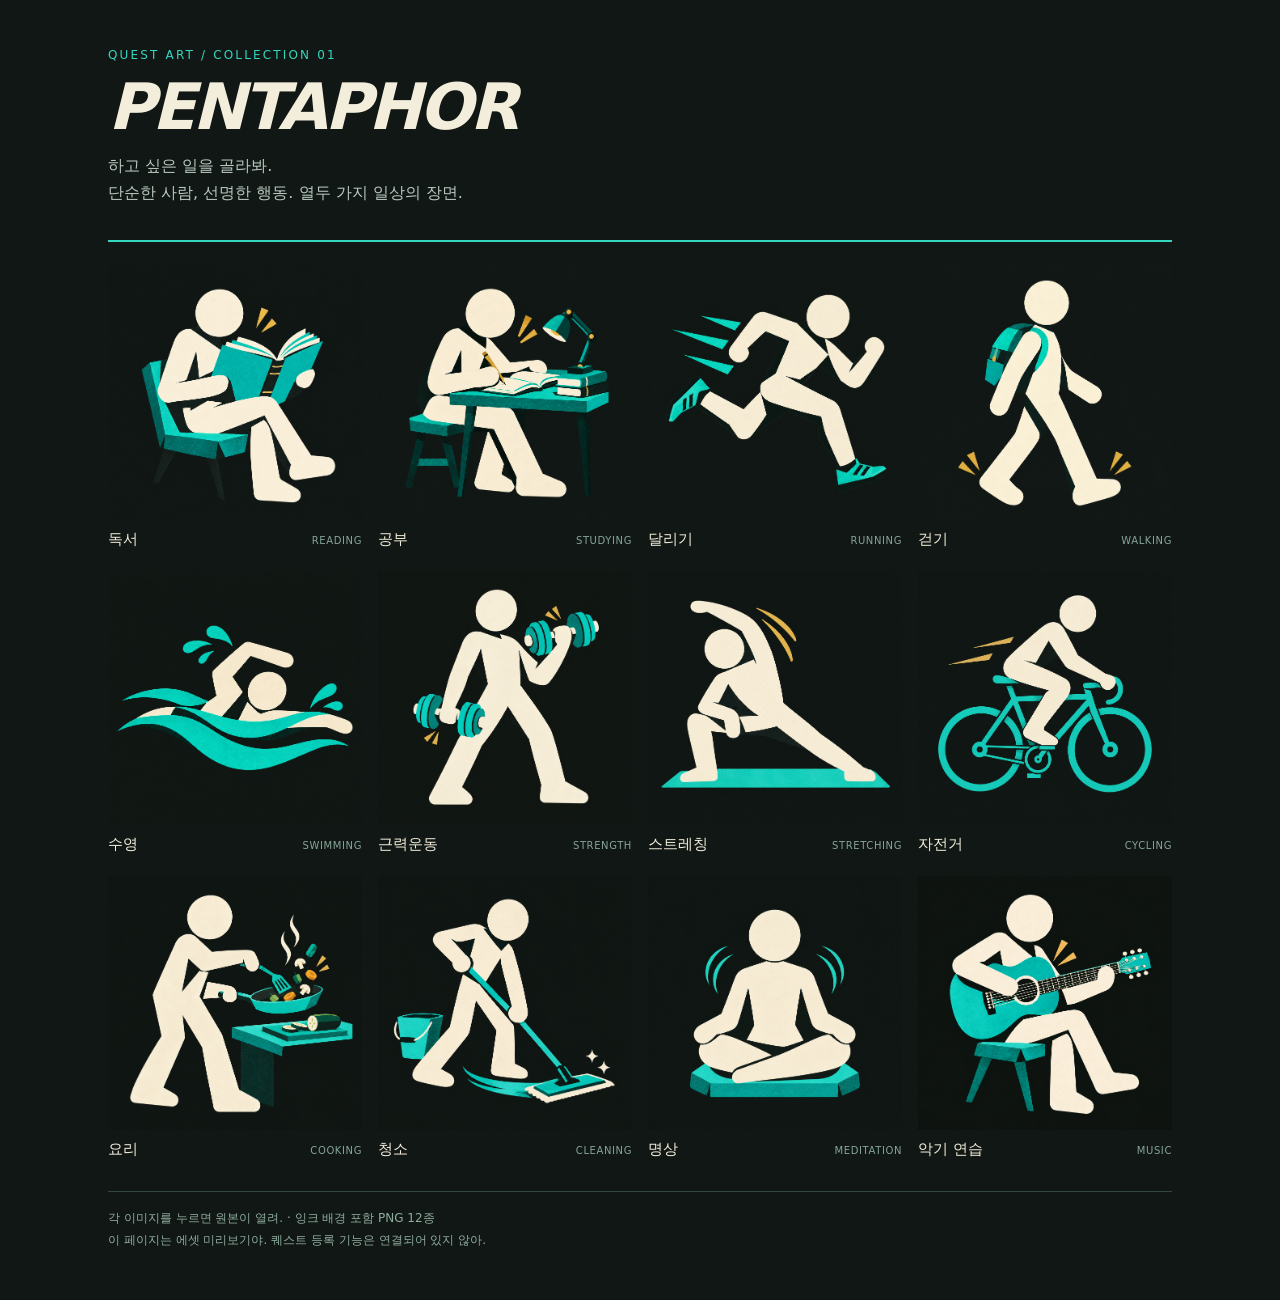
<file: assets/quest-art/index.html>
<!doctype html>
<html lang="ko"><meta charset="utf-8"><meta name="viewport" content="width=device-width,initial-scale=1"><title>PENTAPHOR — 퀘스트 아트</title>
<style>
*{box-sizing:border-box}body{margin:0;background:#101714;color:#f3eedc;font-family:system-ui,-apple-system,sans-serif}main{max-width:1120px;margin:auto;padding:48px 28px}header{border-bottom:2px solid #35d6be;padding-bottom:26px;margin-bottom:24px}.eyebrow{font-size:12px;letter-spacing:.18em;color:#35d6be}h1{font-size:clamp(32px,6vw,64px);font-style:italic;letter-spacing:-.05em;margin:8px 0}p{color:#b8c8bf;line-height:1.7;margin:8px 0}.grid{display:grid;grid-template-columns:repeat(4,minmax(0,1fr));gap:22px 16px}figure{margin:0}a{color:inherit;text-decoration:none}img{width:100%;aspect-ratio:1;display:block;object-fit:contain;background:#121916}figcaption{display:flex;align-items:baseline;justify-content:space-between;padding-top:10px;font-size:15px}small{font-size:10px;color:#86a599;text-transform:uppercase;letter-spacing:.06em}a:focus-visible{outline:3px solid #35d6be;outline-offset:5px}footer{margin-top:32px;border-top:1px solid #31473b;padding-top:16px;color:#8fac9e;font-size:12px;line-height:1.8}@media(max-width:650px){main{padding:28px 18px}.grid{grid-template-columns:repeat(2,minmax(0,1fr))}figcaption{font-size:14px}}
</style><main><header><div class="eyebrow">QUEST ART / COLLECTION 01</div><h1>PENTAPHOR</h1><p>하고 싶은 일을 골라봐.<br>단순한 사람, 선명한 행동. 열두 가지 일상의 장면.</p></header>
<div class="grid"><figure><a href="reading.png" target="_blank" rel="noopener"><img src="reading.png" alt="독서하는 사람"><figcaption><span>독서</span><small>reading</small></figcaption></a></figure>
<figure><a href="studying.png" target="_blank" rel="noopener"><img src="studying.png" alt="공부하는 사람"><figcaption><span>공부</span><small>studying</small></figcaption></a></figure>
<figure><a href="running.png" target="_blank" rel="noopener"><img src="running.png" alt="달리기하는 사람"><figcaption><span>달리기</span><small>running</small></figcaption></a></figure>
<figure><a href="walking.png" target="_blank" rel="noopener"><img src="walking.png" alt="걷기하는 사람"><figcaption><span>걷기</span><small>walking</small></figcaption></a></figure>
<figure><a href="swimming.png" target="_blank" rel="noopener"><img src="swimming.png" alt="수영하는 사람"><figcaption><span>수영</span><small>swimming</small></figcaption></a></figure>
<figure><a href="strength.png" target="_blank" rel="noopener"><img src="strength.png" alt="근력운동하는 사람"><figcaption><span>근력운동</span><small>strength</small></figcaption></a></figure>
<figure><a href="stretching.png" target="_blank" rel="noopener"><img src="stretching.png" alt="스트레칭하는 사람"><figcaption><span>스트레칭</span><small>stretching</small></figcaption></a></figure>
<figure><a href="cycling.png" target="_blank" rel="noopener"><img src="cycling.png" alt="자전거하는 사람"><figcaption><span>자전거</span><small>cycling</small></figcaption></a></figure>
<figure><a href="cooking.png" target="_blank" rel="noopener"><img src="cooking.png" alt="요리하는 사람"><figcaption><span>요리</span><small>cooking</small></figcaption></a></figure>
<figure><a href="cleaning.png" target="_blank" rel="noopener"><img src="cleaning.png" alt="청소하는 사람"><figcaption><span>청소</span><small>cleaning</small></figcaption></a></figure>
<figure><a href="meditation.png" target="_blank" rel="noopener"><img src="meditation.png" alt="명상하는 사람"><figcaption><span>명상</span><small>meditation</small></figcaption></a></figure>
<figure><a href="music.png" target="_blank" rel="noopener"><img src="music.png" alt="악기 연습하는 사람"><figcaption><span>악기 연습</span><small>music</small></figcaption></a></figure></div><footer>각 이미지를 누르면 원본이 열려. · 잉크 배경 포함 PNG 12종<br>이 페이지는 에셋 미리보기야. 퀘스트 등록 기능은 연결되어 있지 않아.</footer></main></html>
</file>
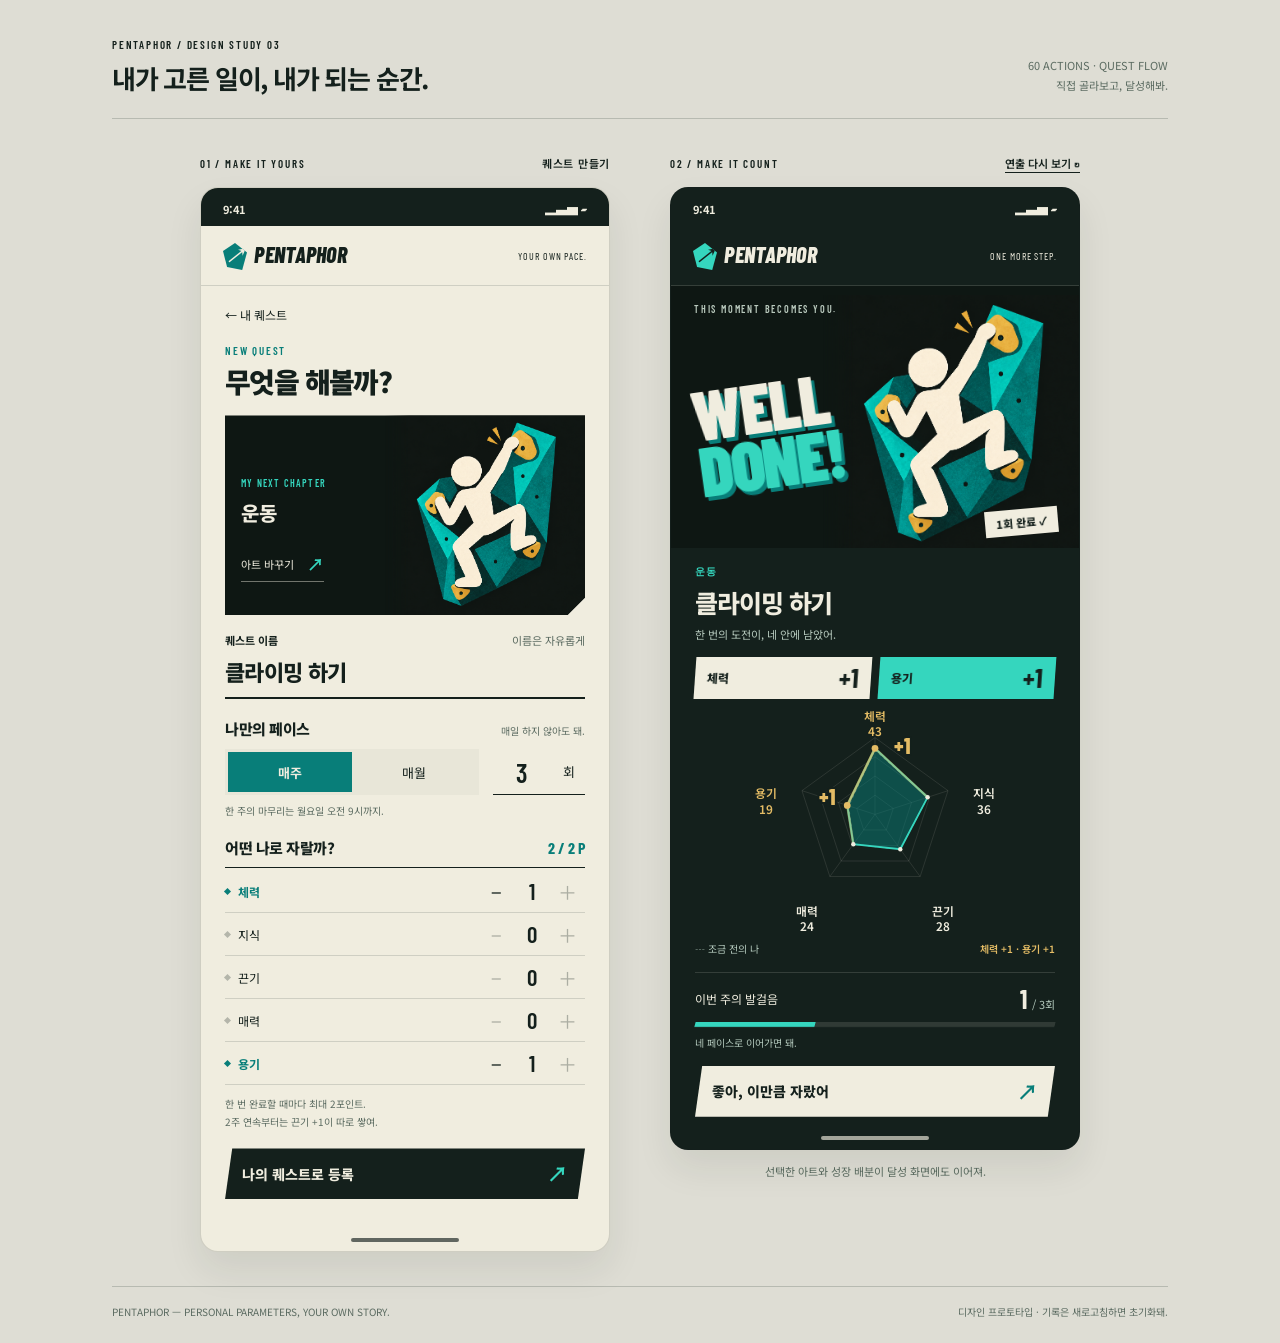
<file: design/quest-flow.html>
<!doctype html>
<html lang="ko">
<head>
  <meta charset="utf-8">
  <meta name="viewport" content="width=device-width, initial-scale=1">
  <title>PENTAPHOR — 퀘스트를 고르고, 나를 키우고</title>
  <link rel="stylesheet" href="quest-flow.css">
  <script src="quest-art-data.js" defer></script>
  <script src="quest-flow.js" defer></script>
</head>
<body>
<main id="pentaphor">
  <header class="studio-head"><div><p class="eyebrow">PENTAPHOR / DESIGN STUDY 03</p><h1>내가 고른 일이, 내가 되는 순간.</h1></div><span class="studio-note">60 ACTIONS · QUEST FLOW<br>직접 골라보고, 달성해봐.</span></header>
  <div class="screens">
    <section class="screen-column" aria-label="퀘스트 생성 시안">
      <div class="screen-label"><span>01 / MAKE IT YOURS</span><span>퀘스트 만들기</span></div>
      <div class="phone" id="creation-phone">
        <div class="status"><span>9:41</span><span aria-label="배터리 충분">▂▄▆ ▰</span></div>
        <header class="brandbar"><b class="wordmark"><span class="brand-mark" aria-hidden="true">↗</span> PENTAPHOR</b><span class="edition">YOUR OWN PACE.</span></header>
        <section data-left="create">
          <div class="page-heading"><button class="text-button" type="button" data-action="list">← 내 퀘스트</button><span class="eyebrow">NEW QUEST</span><h2>무엇을 해볼까?</h2></div>
          <form id="quest-form">
            <button type="button" class="art-card" data-action="library" aria-label="퀘스트 아트 선택, 현재 클라이밍">
              <div class="art-caption"><span class="eyebrow">MY NEXT CHAPTER</span><strong data-art-category>운동</strong><span class="art-change">아트 바꾸기 <b>↗</b></span></div>
              <img data-draft-art src="../assets/quest-art/climbing.png" alt="클라이밍 활동 아트" width="1254" height="1254">
            </button>
            <div class="form-body">
              <label class="field-label" for="quest-name">퀘스트 이름 <span>이름은 자유롭게</span></label>
              <input id="quest-name" class="name-input" value="클라이밍 하기" placeholder="나를 위한 작은 행동" maxlength="40" required>
              <div class="section-title"><h3>나만의 페이스</h3><span>매일 하지 않아도 돼.</span></div>
              <div class="frequency"><div class="period-switch" aria-label="목표 주기"><button type="button" data-period="week" aria-pressed="true">매주</button><button type="button" data-period="month" aria-pressed="false">매월</button></div><div class="target"><input id="quest-target" type="number" min="1" max="99" value="3" aria-label="목표 횟수" required><span>회</span></div></div>
              <p class="period-note" data-period-note>한 주의 마무리는 월요일 오전 9시까지.</p>
              <div class="section-title growth-title"><h3>어떤 나로 자랄까?</h3><span class="point-budget" data-budget>2 / 2 P</span></div>
              <div class="allocations" data-allocations></div>
              <p class="helper">한 번 완료할 때마다 최대 2포인트.<br>2주 연속부터는 끈기 +1이 따로 쌓여.</p>
              <button class="primary" type="submit"><span>나의 퀘스트로 등록</span><b>↗</b></button>
              <p class="error" id="form-error" role="alert"></p>
            </div>
          </form>
        </section>
        <section data-left="library" hidden>
          <div class="page-heading"><button class="text-button" data-action="create">← 돌아가기</button><span class="eyebrow">ACTION ARCHIVE / 60</span><h2>마음이 가는 장면.</h2><p class="helper">그림은 고르고, 퀘스트는 네 마음대로.</p></div>
          <div class="library-body"><label class="search"><span aria-hidden="true">⌕</span><input id="art-search" type="search" placeholder="달리기, 기타, 청소…" aria-label="활동 아트 검색"></label><div class="categories" data-categories aria-label="아트 분류"></div><div class="library-count" aria-live="polite" data-library-count></div><div class="art-grid" data-art-grid></div><button class="more" data-action="more" hidden>더 보기 ↓</button></div>
        </section>
        <section data-left="list" hidden>
          <div class="page-heading"><span class="eyebrow">YOUR OWN PACE</span><h2>내가 고른 퀘스트.</h2><p class="helper">오늘 쉬어도 괜찮아. 다시 이어가면 돼.</p></div>
          <div class="list-body"><div class="list-tabs"><button data-filter="week" aria-pressed="true">이번 주</button><button data-filter="month" aria-pressed="false">이번 달</button></div><div data-quest-list></div><button class="primary" data-action="create"><span>새 퀘스트 만들기</span><b>＋</b></button><p class="list-toast" data-list-toast role="status"></p></div>
        </section>
        <div class="home-indicator" aria-hidden="true"></div>
      </div>
    </section>
    <section class="screen-column" aria-label="퀘스트 달성 시안">
      <div class="screen-label"><span>02 / MAKE IT COUNT</span><button class="preview-replay" data-action="replay">연출 다시 보기 ↻</button></div>
      <div class="phone reward-phone" id="reward-phone">
        <div class="status"><span>9:41</span><span aria-label="배터리 충분">▂▄▆ ▰</span></div>
        <header class="brandbar"><b class="wordmark"><span class="brand-mark" aria-hidden="true">↗</span> PENTAPHOR</b><span class="edition">ONE MORE STEP.</span></header>
        <section class="reward-content">
          <div class="reward-art-stage"><span class="eyebrow">THIS MOMENT BECOMES YOU.</span><img data-result-art src="../assets/quest-art/climbing.png" alt="클라이밍 활동 아트" width="1254" height="1254"><div class="done" aria-hidden="true">WELL<br><span>DONE!</span></div><span class="complete-stamp" data-stamp>1회 완료 ✓</span></div>
          <div class="result-heading"><p class="eyebrow" data-result-category>운동</p><h2 data-result-name>클라이밍 하기</h2><p data-result-note>한 번의 도전이, 네 안에 남았어.</p></div>
          <div class="reward-chips" data-rewards></div>
          <div class="pa-growth-stage"><div data-growth-radar></div><div class="pa-growth-key"><span>┄ 조금 전의 나</span><strong data-growth-caption></strong></div></div>
          <div class="result-bottom"><div class="goal-line"><span data-goal-label>이번 주의 발걸음</span><strong data-goal-count>1 <small>/ 3회</small></strong></div><div class="goal-track" role="progressbar" aria-label="기간 목표 진행도" aria-valuemin="0" aria-valuemax="3" aria-valuenow="1"><span data-goal-fill></span></div><p class="goal-note" data-goal-note>네 페이스로 이어가면 돼.</p><div class="streak" data-streak hidden><span>KEEP GOING BONUS</span><strong data-streak-title>2주 연속 달성 <b>끈기 +1</b></strong><p>네가 이어온 시간도 성장으로 남았어.</p></div><button class="primary" data-action="continue"><span>좋아, 이만큼 자랐어</span><b>↗</b></button><button class="undo" data-action="undo" hidden>앗, 잘못 눌렀어 · 되돌리기</button></div>
        </section>
        <div class="home-indicator" aria-hidden="true"></div>
      </div>
      <p class="preview-note" data-preview-note>선택한 아트와 성장 배분이 달성 화면에도 이어져.</p>
    </section>
  </div>
  <footer class="studio-footer"><span>PENTAPHOR — PERSONAL PARAMETERS, YOUR OWN STORY.</span><span>디자인 프로토타입 · 기록은 새로고침하면 초기화돼.</span></footer>
  <div class="sr-only" role="status" aria-live="polite" data-live></div>
</main>
</body>
</html>
</file>
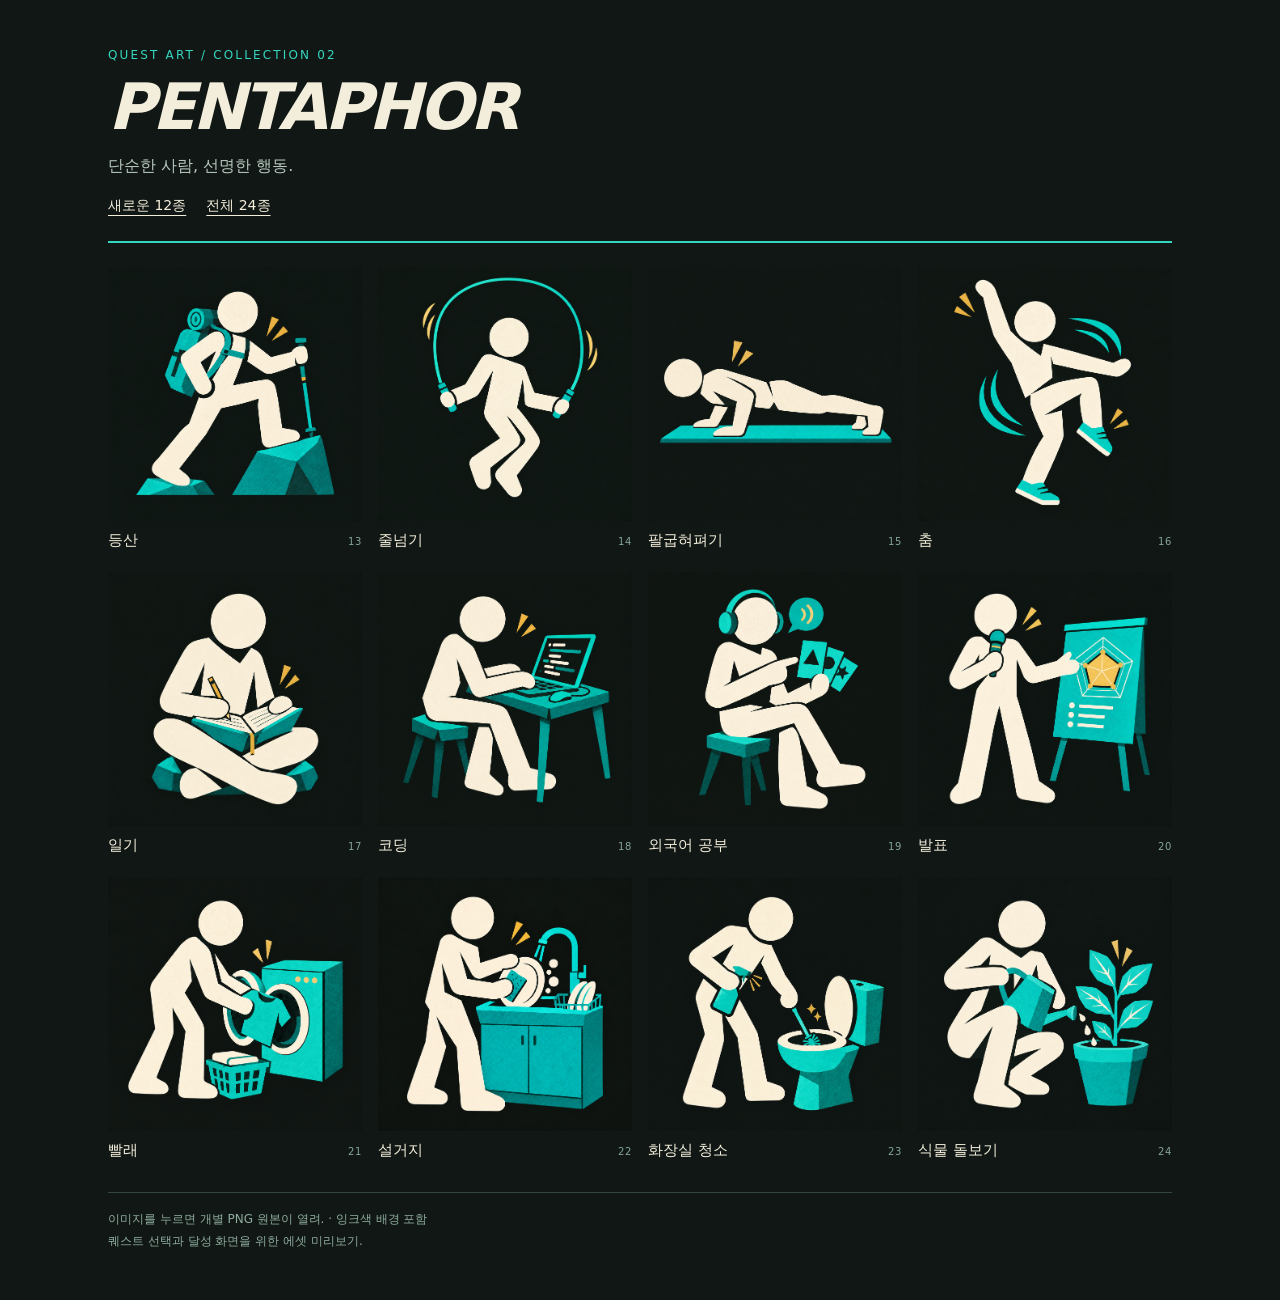
<file: assets/quest-art/collection-02.html>
<!doctype html><html lang="ko"><head><meta charset="utf-8"><meta name="viewport" content="width=device-width,initial-scale=1"><title>PENTAPHOR — COLLECTION 02</title><style>
*{box-sizing:border-box}body{margin:0;background:#101714;color:#f3eedc;font-family:system-ui,-apple-system,sans-serif}main{max-width:1120px;margin:auto;padding:48px 28px}header{border-bottom:2px solid #35d6be;padding-bottom:26px;margin-bottom:24px}.eyebrow{font-size:12px;letter-spacing:.18em;color:#35d6be}h1{font-size:clamp(32px,6vw,64px);font-style:italic;letter-spacing:-.05em;margin:8px 0}p{color:#b8c8bf;line-height:1.7;margin:8px 0}.grid{display:grid;grid-template-columns:repeat(4,minmax(0,1fr));gap:22px 16px}figure{margin:0}a{color:inherit;text-decoration:none}img{width:100%;aspect-ratio:1;display:block;object-fit:contain;background:#121916}figcaption{display:flex;align-items:baseline;justify-content:space-between;padding-top:10px;font-size:15px}small{font-size:10px;color:#86a599;text-transform:uppercase;letter-spacing:.06em}a:focus-visible{outline:3px solid #35d6be;outline-offset:5px}footer{margin-top:32px;border-top:1px solid #31473b;padding-top:16px;color:#8fac9e;font-size:12px;line-height:1.8}@media(max-width:650px){main{padding:28px 18px}.grid{grid-template-columns:repeat(2,minmax(0,1fr))}figcaption{font-size:14px}}
h2{font-size:15px;letter-spacing:.12em;color:#35d6be;margin:30px 0 20px}nav{display:flex;gap:20px;margin:18px 0 0;font-size:14px}nav a{text-decoration:underline;text-underline-offset:5px}figcaption{gap:8px}small{flex-shrink:0}</style></head><body><main><header><div class="eyebrow">QUEST ART / COLLECTION 02</div><h1>PENTAPHOR</h1><p>단순한 사람, 선명한 행동.</p><nav><a href="collection-02.html">새로운 12종</a><a href="index-v2.html">전체 24종</a></nav></header><div class="grid"><figure><a href="hiking.png" target="_blank" rel="noopener"><img src="hiking.png" alt="등산 활동 아트"><figcaption><span>등산</span><small>13</small></figcaption></a></figure><figure><a href="jump-rope.png" target="_blank" rel="noopener"><img src="jump-rope.png" alt="줄넘기 활동 아트"><figcaption><span>줄넘기</span><small>14</small></figcaption></a></figure><figure><a href="push-ups.png" target="_blank" rel="noopener"><img src="push-ups.png" alt="팔굽혀펴기 활동 아트"><figcaption><span>팔굽혀펴기</span><small>15</small></figcaption></a></figure><figure><a href="dancing.png" target="_blank" rel="noopener"><img src="dancing.png" alt="춤 활동 아트"><figcaption><span>춤</span><small>16</small></figcaption></a></figure><figure><a href="journaling.png" target="_blank" rel="noopener"><img src="journaling.png" alt="일기 활동 아트"><figcaption><span>일기</span><small>17</small></figcaption></a></figure><figure><a href="coding.png" target="_blank" rel="noopener"><img src="coding.png" alt="코딩 활동 아트"><figcaption><span>코딩</span><small>18</small></figcaption></a></figure><figure><a href="language-practice.png" target="_blank" rel="noopener"><img src="language-practice.png" alt="외국어 공부 활동 아트"><figcaption><span>외국어 공부</span><small>19</small></figcaption></a></figure><figure><a href="public-speaking.png" target="_blank" rel="noopener"><img src="public-speaking.png" alt="발표 활동 아트"><figcaption><span>발표</span><small>20</small></figcaption></a></figure><figure><a href="laundry.png" target="_blank" rel="noopener"><img src="laundry.png" alt="빨래 활동 아트"><figcaption><span>빨래</span><small>21</small></figcaption></a></figure><figure><a href="dishwashing.png" target="_blank" rel="noopener"><img src="dishwashing.png" alt="설거지 활동 아트"><figcaption><span>설거지</span><small>22</small></figcaption></a></figure><figure><a href="bathroom-cleaning.png" target="_blank" rel="noopener"><img src="bathroom-cleaning.png" alt="화장실 청소 활동 아트"><figcaption><span>화장실 청소</span><small>23</small></figcaption></a></figure><figure><a href="plant-care.png" target="_blank" rel="noopener"><img src="plant-care.png" alt="식물 돌보기 활동 아트"><figcaption><span>식물 돌보기</span><small>24</small></figcaption></a></figure></div><footer>이미지를 누르면 개별 PNG 원본이 열려. · 잉크색 배경 포함<br>퀘스트 선택과 달성 화면을 위한 에셋 미리보기.</footer></main></body></html>
</file>
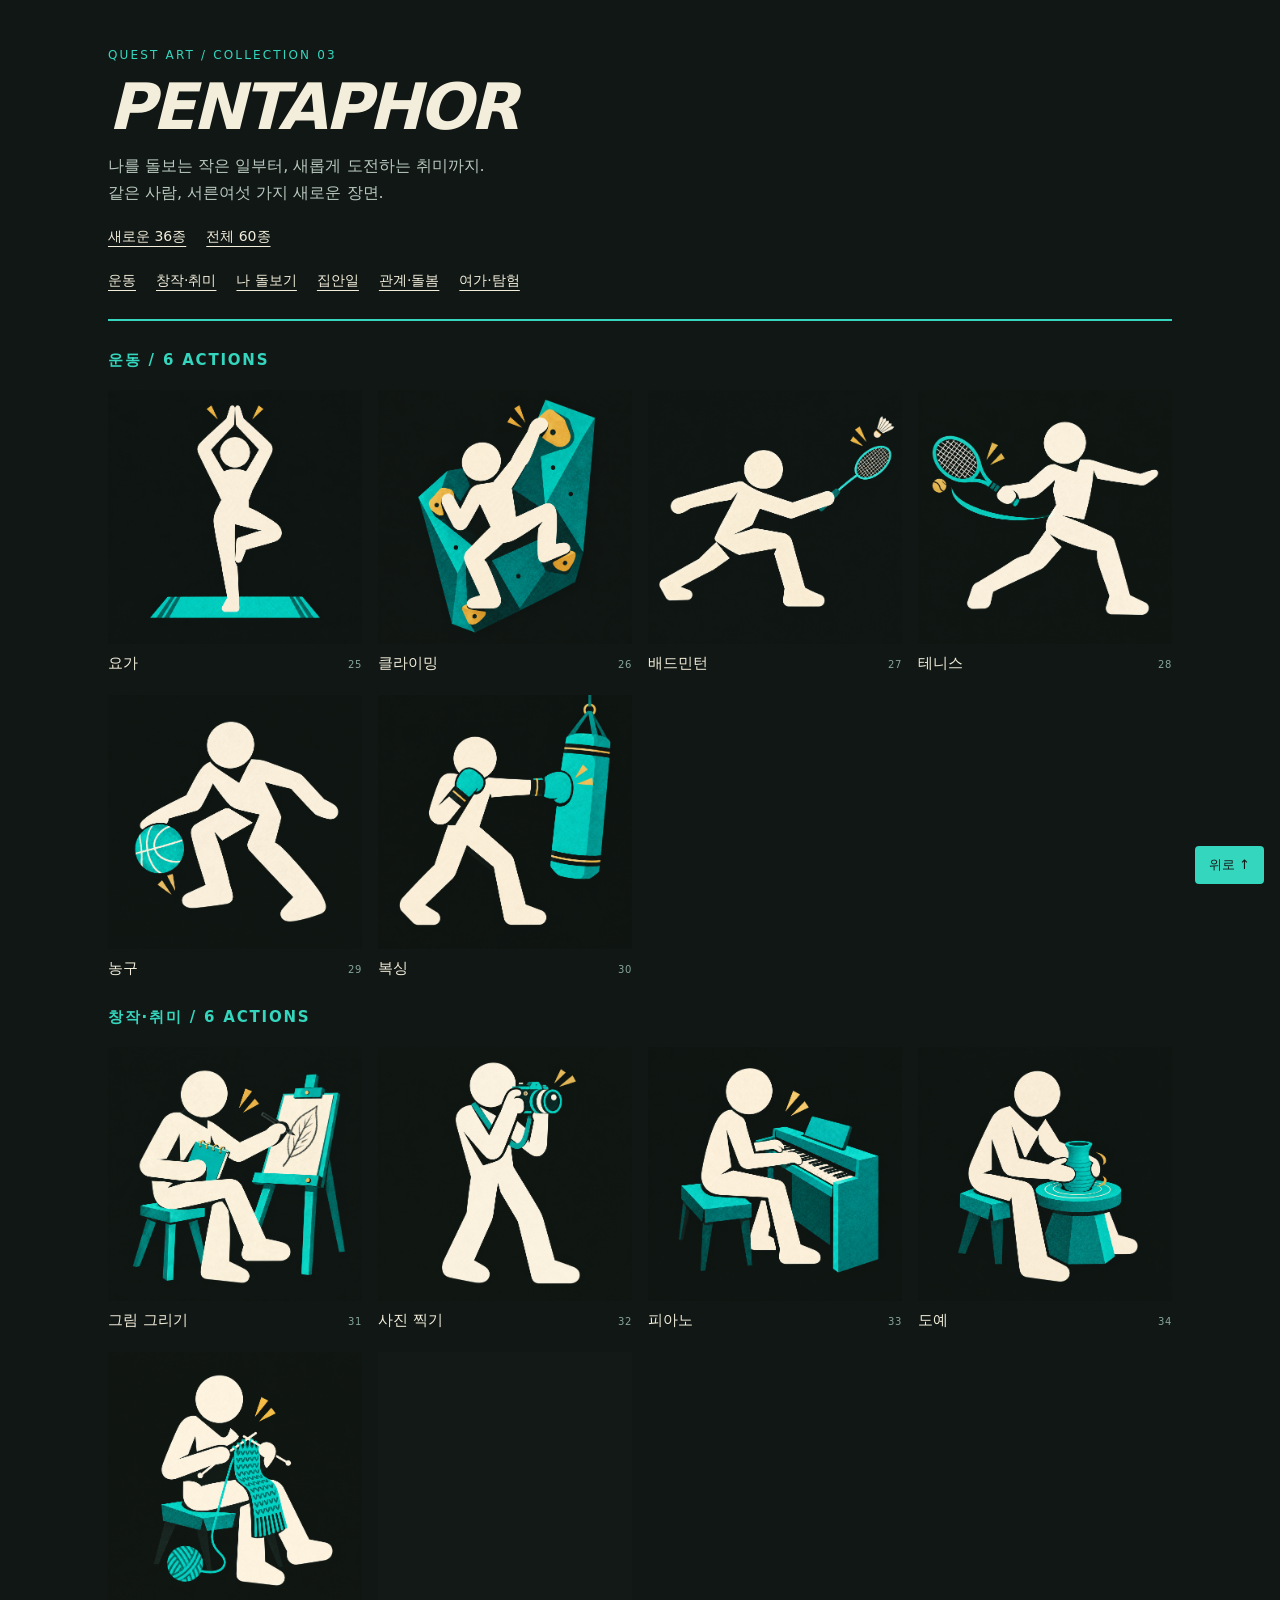
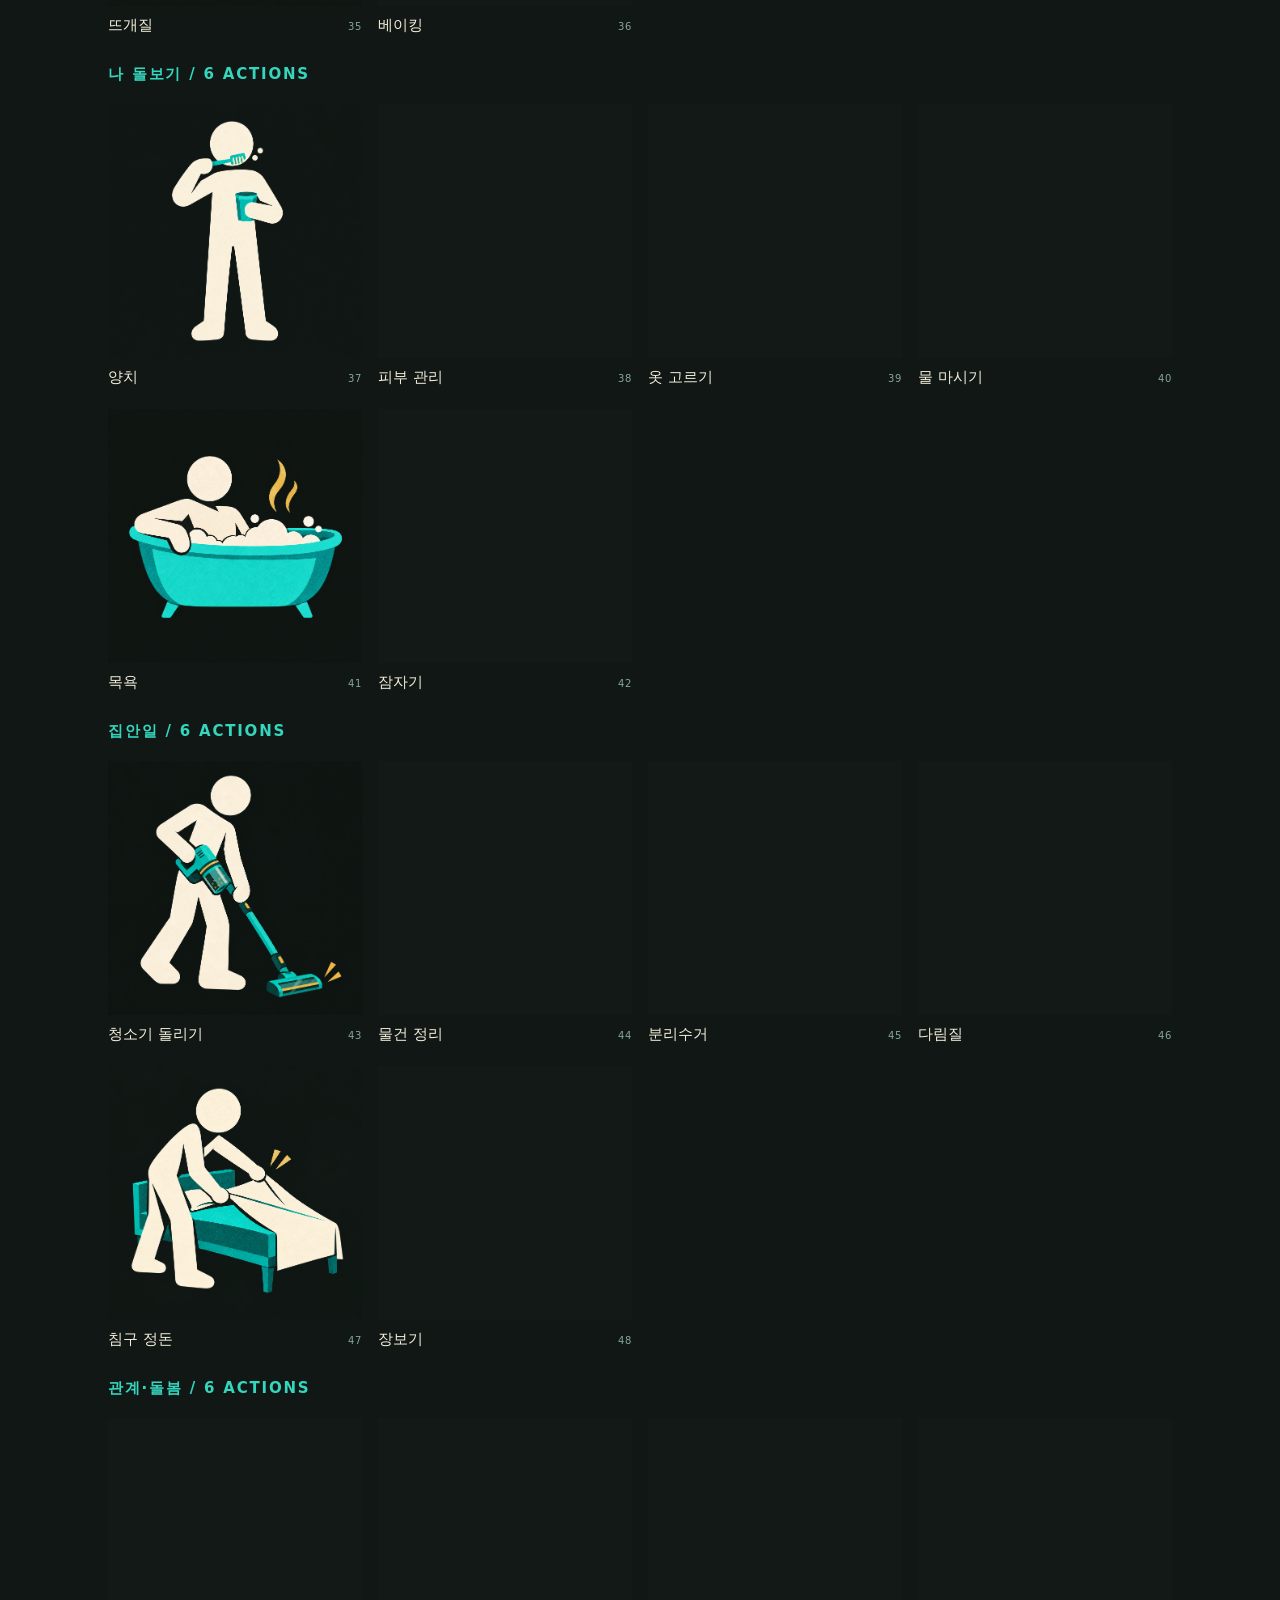
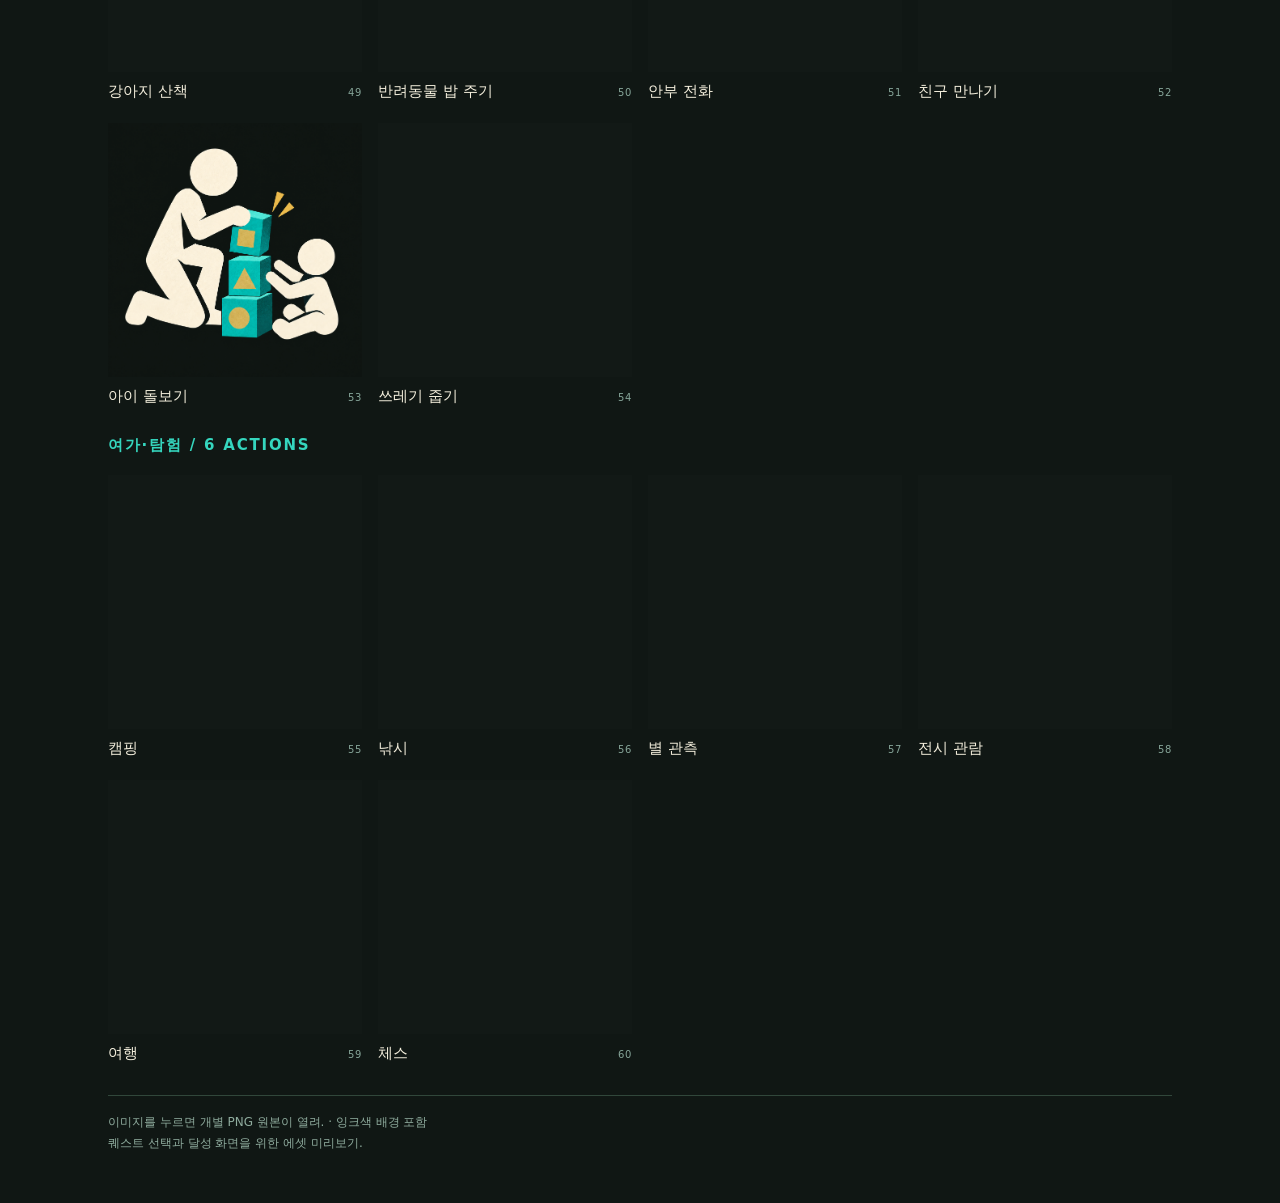
<file: assets/quest-art/collection-03.html>
<!doctype html><html lang="ko"><head><meta charset="utf-8"><meta name="viewport" content="width=device-width,initial-scale=1"><title>PENTAPHOR — COLLECTION 03</title><style>
*{box-sizing:border-box}body{margin:0;background:#101714;color:#f3eedc;font-family:system-ui,-apple-system,sans-serif}main{max-width:1120px;margin:auto;padding:48px 28px}header{border-bottom:2px solid #35d6be;padding-bottom:26px;margin-bottom:24px}.eyebrow{font-size:12px;letter-spacing:.18em;color:#35d6be}h1{font-size:clamp(32px,6vw,64px);font-style:italic;letter-spacing:-.05em;margin:8px 0}p{color:#b8c8bf;line-height:1.7;margin:8px 0}.grid{display:grid;grid-template-columns:repeat(4,minmax(0,1fr));gap:22px 16px}figure{margin:0}a{color:inherit;text-decoration:none}img{width:100%;aspect-ratio:1;display:block;object-fit:contain;background:#121916}figcaption{display:flex;align-items:baseline;justify-content:space-between;padding-top:10px;font-size:15px}small{font-size:10px;color:#86a599;text-transform:uppercase;letter-spacing:.06em}a:focus-visible{outline:3px solid #35d6be;outline-offset:5px}footer{margin-top:32px;border-top:1px solid #31473b;padding-top:16px;color:#8fac9e;font-size:12px;line-height:1.8}@media(max-width:650px){main{padding:28px 18px}.grid{grid-template-columns:repeat(2,minmax(0,1fr))}figcaption{font-size:14px}}
h2{font-size:15px;letter-spacing:.12em;color:#35d6be;margin:30px 0 20px}nav{display:flex;gap:20px;margin:18px 0 0;font-size:14px}nav a{text-decoration:underline;text-underline-offset:5px}figcaption{gap:8px}small{flex-shrink:0}html{scroll-behavior:smooth}nav{flex-wrap:wrap;line-height:1.8}h2{scroll-margin-top:20px}section{margin-top:30px}.intro{max-width:640px}small{font-variant-numeric:tabular-nums}.jump{position:fixed;bottom:16px;right:16px;background:#35d6be;color:#121916;padding:10px 14px;font-size:13px;border-radius:4px}@media(prefers-reduced-motion:reduce){html{scroll-behavior:auto}}</style></head><body><main id="top"><header><div class="eyebrow">QUEST ART / COLLECTION 03</div><h1>PENTAPHOR</h1><p class="intro">나를 돌보는 작은 일부터, 새롭게 도전하는 취미까지.<br>같은 사람, 서른여섯 가지 새로운 장면.</p><nav aria-label="컬렉션"><a href="collection-03.html">새로운 36종</a><a href="index-v3.html">전체 60종</a></nav><nav aria-label="활동 분류"><a href="#cat-0">운동</a><a href="#cat-1">창작·취미</a><a href="#cat-2">나 돌보기</a><a href="#cat-3">집안일</a><a href="#cat-4">관계·돌봄</a><a href="#cat-5">여가·탐험</a></nav></header><section aria-labelledby="cat-0"><h2 id="cat-0">운동 / 6 ACTIONS</h2><div class="grid"><figure><a href="yoga.png" target="_blank" rel="noopener"><img loading="lazy" decoding="async" src="yoga.png" alt="요가 활동 아트"><figcaption><span>요가</span><small>25</small></figcaption></a></figure><figure><a href="climbing.png" target="_blank" rel="noopener"><img loading="lazy" decoding="async" src="climbing.png" alt="클라이밍 활동 아트"><figcaption><span>클라이밍</span><small>26</small></figcaption></a></figure><figure><a href="badminton.png" target="_blank" rel="noopener"><img loading="lazy" decoding="async" src="badminton.png" alt="배드민턴 활동 아트"><figcaption><span>배드민턴</span><small>27</small></figcaption></a></figure><figure><a href="tennis.png" target="_blank" rel="noopener"><img loading="lazy" decoding="async" src="tennis.png" alt="테니스 활동 아트"><figcaption><span>테니스</span><small>28</small></figcaption></a></figure><figure><a href="basketball.png" target="_blank" rel="noopener"><img loading="lazy" decoding="async" src="basketball.png" alt="농구 활동 아트"><figcaption><span>농구</span><small>29</small></figcaption></a></figure><figure><a href="boxing.png" target="_blank" rel="noopener"><img loading="lazy" decoding="async" src="boxing.png" alt="복싱 활동 아트"><figcaption><span>복싱</span><small>30</small></figcaption></a></figure></div></section><section aria-labelledby="cat-1"><h2 id="cat-1">창작·취미 / 6 ACTIONS</h2><div class="grid"><figure><a href="drawing.png" target="_blank" rel="noopener"><img loading="lazy" decoding="async" src="drawing.png" alt="그림 그리기 활동 아트"><figcaption><span>그림 그리기</span><small>31</small></figcaption></a></figure><figure><a href="photography.png" target="_blank" rel="noopener"><img loading="lazy" decoding="async" src="photography.png" alt="사진 찍기 활동 아트"><figcaption><span>사진 찍기</span><small>32</small></figcaption></a></figure><figure><a href="piano.png" target="_blank" rel="noopener"><img loading="lazy" decoding="async" src="piano.png" alt="피아노 활동 아트"><figcaption><span>피아노</span><small>33</small></figcaption></a></figure><figure><a href="pottery.png" target="_blank" rel="noopener"><img loading="lazy" decoding="async" src="pottery.png" alt="도예 활동 아트"><figcaption><span>도예</span><small>34</small></figcaption></a></figure><figure><a href="knitting.png" target="_blank" rel="noopener"><img loading="lazy" decoding="async" src="knitting.png" alt="뜨개질 활동 아트"><figcaption><span>뜨개질</span><small>35</small></figcaption></a></figure><figure><a href="baking.png" target="_blank" rel="noopener"><img loading="lazy" decoding="async" src="baking.png" alt="베이킹 활동 아트"><figcaption><span>베이킹</span><small>36</small></figcaption></a></figure></div></section><section aria-labelledby="cat-2"><h2 id="cat-2">나 돌보기 / 6 ACTIONS</h2><div class="grid"><figure><a href="toothbrushing.png" target="_blank" rel="noopener"><img loading="lazy" decoding="async" src="toothbrushing.png" alt="양치 활동 아트"><figcaption><span>양치</span><small>37</small></figcaption></a></figure><figure><a href="skincare.png" target="_blank" rel="noopener"><img loading="lazy" decoding="async" src="skincare.png" alt="피부 관리 활동 아트"><figcaption><span>피부 관리</span><small>38</small></figcaption></a></figure><figure><a href="outfit.png" target="_blank" rel="noopener"><img loading="lazy" decoding="async" src="outfit.png" alt="옷 고르기 활동 아트"><figcaption><span>옷 고르기</span><small>39</small></figcaption></a></figure><figure><a href="hydration.png" target="_blank" rel="noopener"><img loading="lazy" decoding="async" src="hydration.png" alt="물 마시기 활동 아트"><figcaption><span>물 마시기</span><small>40</small></figcaption></a></figure><figure><a href="bathing.png" target="_blank" rel="noopener"><img loading="lazy" decoding="async" src="bathing.png" alt="목욕 활동 아트"><figcaption><span>목욕</span><small>41</small></figcaption></a></figure><figure><a href="sleeping.png" target="_blank" rel="noopener"><img loading="lazy" decoding="async" src="sleeping.png" alt="잠자기 활동 아트"><figcaption><span>잠자기</span><small>42</small></figcaption></a></figure></div></section><section aria-labelledby="cat-3"><h2 id="cat-3">집안일 / 6 ACTIONS</h2><div class="grid"><figure><a href="vacuuming.png" target="_blank" rel="noopener"><img loading="lazy" decoding="async" src="vacuuming.png" alt="청소기 돌리기 활동 아트"><figcaption><span>청소기 돌리기</span><small>43</small></figcaption></a></figure><figure><a href="organizing.png" target="_blank" rel="noopener"><img loading="lazy" decoding="async" src="organizing.png" alt="물건 정리 활동 아트"><figcaption><span>물건 정리</span><small>44</small></figcaption></a></figure><figure><a href="recycling.png" target="_blank" rel="noopener"><img loading="lazy" decoding="async" src="recycling.png" alt="분리수거 활동 아트"><figcaption><span>분리수거</span><small>45</small></figcaption></a></figure><figure><a href="ironing.png" target="_blank" rel="noopener"><img loading="lazy" decoding="async" src="ironing.png" alt="다림질 활동 아트"><figcaption><span>다림질</span><small>46</small></figcaption></a></figure><figure><a href="bed-making.png" target="_blank" rel="noopener"><img loading="lazy" decoding="async" src="bed-making.png" alt="침구 정돈 활동 아트"><figcaption><span>침구 정돈</span><small>47</small></figcaption></a></figure><figure><a href="groceries.png" target="_blank" rel="noopener"><img loading="lazy" decoding="async" src="groceries.png" alt="장보기 활동 아트"><figcaption><span>장보기</span><small>48</small></figcaption></a></figure></div></section><section aria-labelledby="cat-4"><h2 id="cat-4">관계·돌봄 / 6 ACTIONS</h2><div class="grid"><figure><a href="dog-walking.png" target="_blank" rel="noopener"><img loading="lazy" decoding="async" src="dog-walking.png" alt="강아지 산책 활동 아트"><figcaption><span>강아지 산책</span><small>49</small></figcaption></a></figure><figure><a href="pet-feeding.png" target="_blank" rel="noopener"><img loading="lazy" decoding="async" src="pet-feeding.png" alt="반려동물 밥 주기 활동 아트"><figcaption><span>반려동물 밥 주기</span><small>50</small></figcaption></a></figure><figure><a href="calling.png" target="_blank" rel="noopener"><img loading="lazy" decoding="async" src="calling.png" alt="안부 전화 활동 아트"><figcaption><span>안부 전화</span><small>51</small></figcaption></a></figure><figure><a href="meeting-friends.png" target="_blank" rel="noopener"><img loading="lazy" decoding="async" src="meeting-friends.png" alt="친구 만나기 활동 아트"><figcaption><span>친구 만나기</span><small>52</small></figcaption></a></figure><figure><a href="childcare.png" target="_blank" rel="noopener"><img loading="lazy" decoding="async" src="childcare.png" alt="아이 돌보기 활동 아트"><figcaption><span>아이 돌보기</span><small>53</small></figcaption></a></figure><figure><a href="litter-picking.png" target="_blank" rel="noopener"><img loading="lazy" decoding="async" src="litter-picking.png" alt="쓰레기 줍기 활동 아트"><figcaption><span>쓰레기 줍기</span><small>54</small></figcaption></a></figure></div></section><section aria-labelledby="cat-5"><h2 id="cat-5">여가·탐험 / 6 ACTIONS</h2><div class="grid"><figure><a href="camping.png" target="_blank" rel="noopener"><img loading="lazy" decoding="async" src="camping.png" alt="캠핑 활동 아트"><figcaption><span>캠핑</span><small>55</small></figcaption></a></figure><figure><a href="fishing.png" target="_blank" rel="noopener"><img loading="lazy" decoding="async" src="fishing.png" alt="낚시 활동 아트"><figcaption><span>낚시</span><small>56</small></figcaption></a></figure><figure><a href="stargazing.png" target="_blank" rel="noopener"><img loading="lazy" decoding="async" src="stargazing.png" alt="별 관측 활동 아트"><figcaption><span>별 관측</span><small>57</small></figcaption></a></figure><figure><a href="museum.png" target="_blank" rel="noopener"><img loading="lazy" decoding="async" src="museum.png" alt="전시 관람 활동 아트"><figcaption><span>전시 관람</span><small>58</small></figcaption></a></figure><figure><a href="travel.png" target="_blank" rel="noopener"><img loading="lazy" decoding="async" src="travel.png" alt="여행 활동 아트"><figcaption><span>여행</span><small>59</small></figcaption></a></figure><figure><a href="chess.png" target="_blank" rel="noopener"><img loading="lazy" decoding="async" src="chess.png" alt="체스 활동 아트"><figcaption><span>체스</span><small>60</small></figcaption></a></figure></div></section><footer>이미지를 누르면 개별 PNG 원본이 열려. · 잉크색 배경 포함<br>퀘스트 선택과 달성 화면을 위한 에셋 미리보기.</footer><a class="jump" href="#top">위로 ↑</a></main></body></html>
</file>
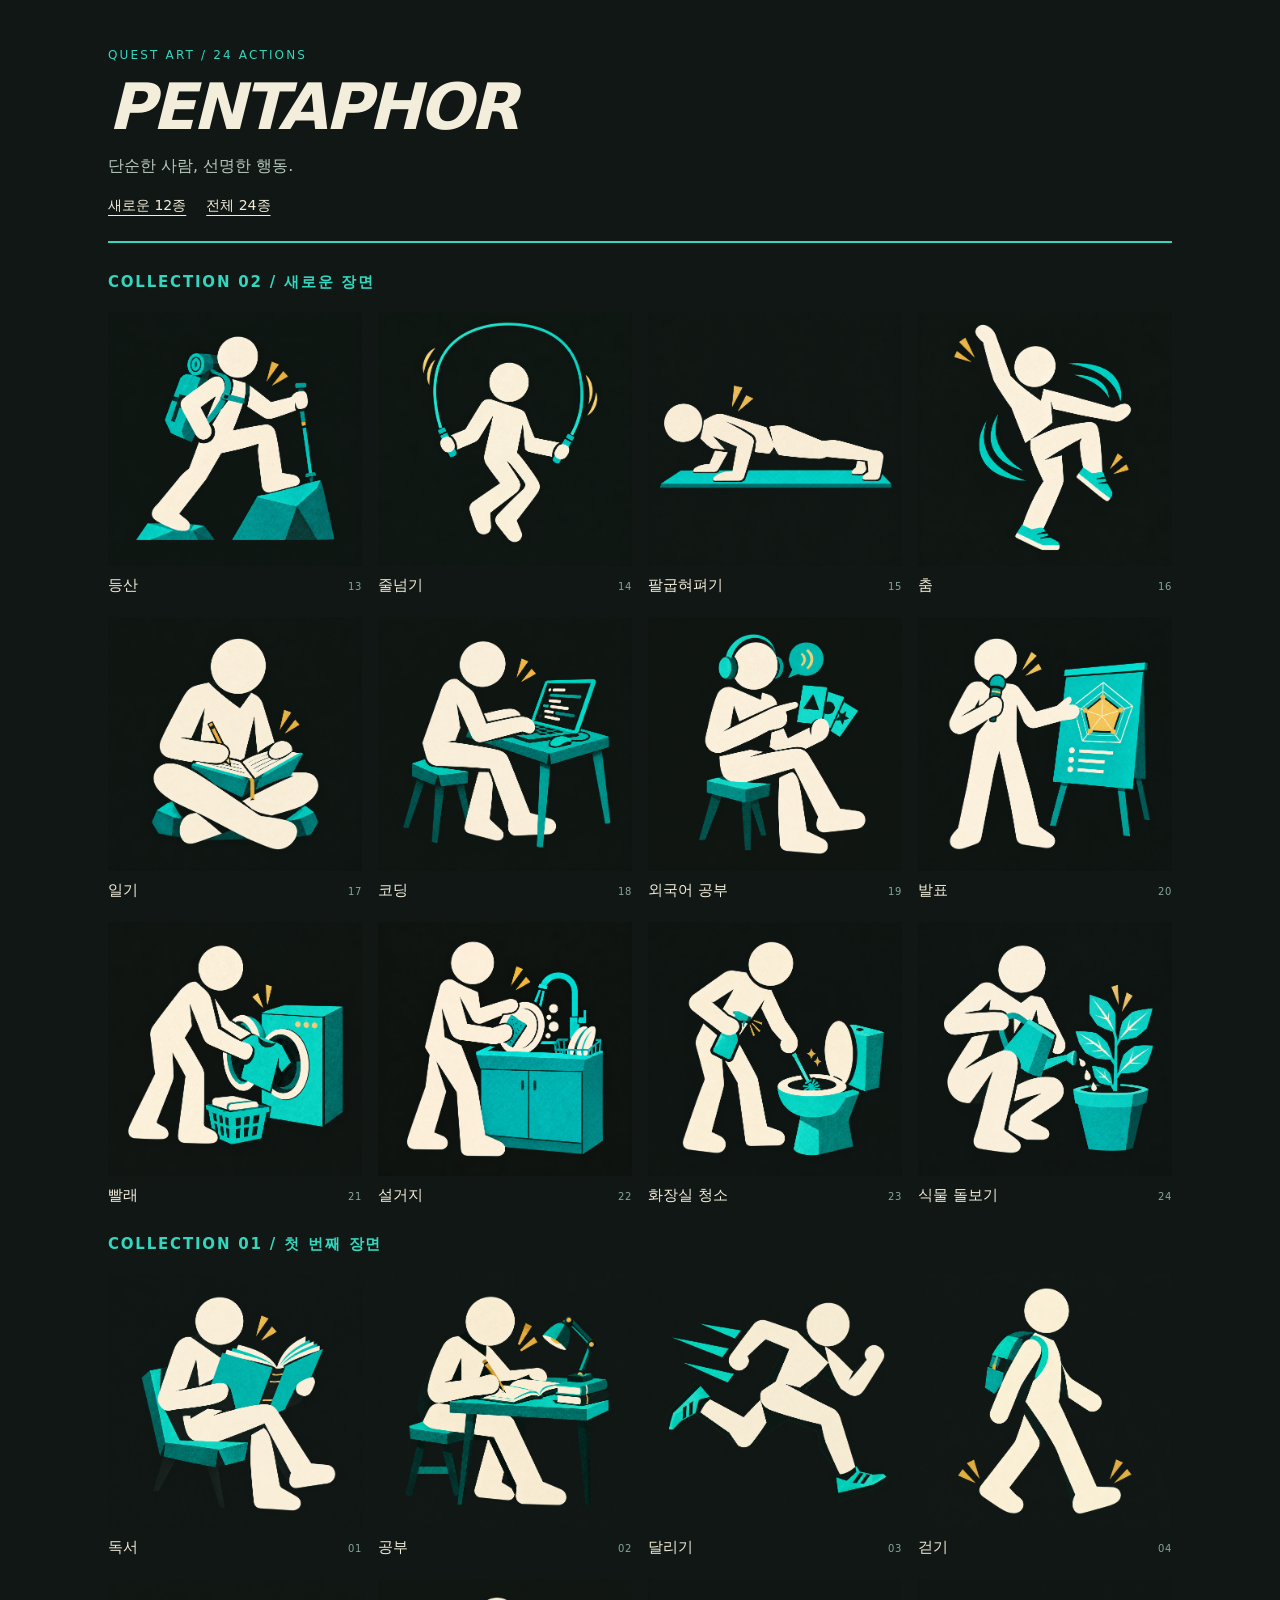
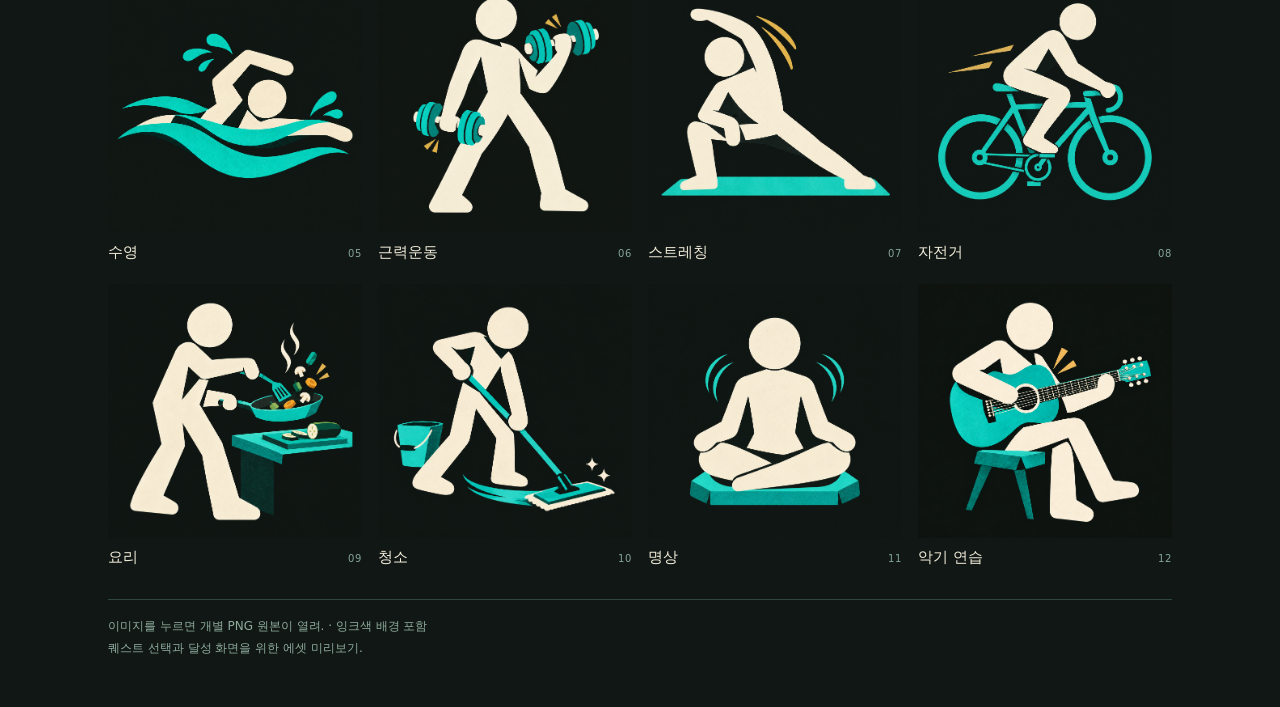
<file: assets/quest-art/index-v2.html>
<!doctype html><html lang="ko"><head><meta charset="utf-8"><meta name="viewport" content="width=device-width,initial-scale=1"><title>PENTAPHOR — 24 ACTIONS</title><style>
*{box-sizing:border-box}body{margin:0;background:#101714;color:#f3eedc;font-family:system-ui,-apple-system,sans-serif}main{max-width:1120px;margin:auto;padding:48px 28px}header{border-bottom:2px solid #35d6be;padding-bottom:26px;margin-bottom:24px}.eyebrow{font-size:12px;letter-spacing:.18em;color:#35d6be}h1{font-size:clamp(32px,6vw,64px);font-style:italic;letter-spacing:-.05em;margin:8px 0}p{color:#b8c8bf;line-height:1.7;margin:8px 0}.grid{display:grid;grid-template-columns:repeat(4,minmax(0,1fr));gap:22px 16px}figure{margin:0}a{color:inherit;text-decoration:none}img{width:100%;aspect-ratio:1;display:block;object-fit:contain;background:#121916}figcaption{display:flex;align-items:baseline;justify-content:space-between;padding-top:10px;font-size:15px}small{font-size:10px;color:#86a599;text-transform:uppercase;letter-spacing:.06em}a:focus-visible{outline:3px solid #35d6be;outline-offset:5px}footer{margin-top:32px;border-top:1px solid #31473b;padding-top:16px;color:#8fac9e;font-size:12px;line-height:1.8}@media(max-width:650px){main{padding:28px 18px}.grid{grid-template-columns:repeat(2,minmax(0,1fr))}figcaption{font-size:14px}}
h2{font-size:15px;letter-spacing:.12em;color:#35d6be;margin:30px 0 20px}nav{display:flex;gap:20px;margin:18px 0 0;font-size:14px}nav a{text-decoration:underline;text-underline-offset:5px}figcaption{gap:8px}small{flex-shrink:0}</style></head><body><main><header><div class="eyebrow">QUEST ART / 24 ACTIONS</div><h1>PENTAPHOR</h1><p>단순한 사람, 선명한 행동.</p><nav><a href="collection-02.html">새로운 12종</a><a href="index-v2.html">전체 24종</a></nav></header><h2>COLLECTION 02 / 새로운 장면</h2><div class="grid"><figure><a href="hiking.png" target="_blank" rel="noopener"><img src="hiking.png" alt="등산 활동 아트"><figcaption><span>등산</span><small>13</small></figcaption></a></figure><figure><a href="jump-rope.png" target="_blank" rel="noopener"><img src="jump-rope.png" alt="줄넘기 활동 아트"><figcaption><span>줄넘기</span><small>14</small></figcaption></a></figure><figure><a href="push-ups.png" target="_blank" rel="noopener"><img src="push-ups.png" alt="팔굽혀펴기 활동 아트"><figcaption><span>팔굽혀펴기</span><small>15</small></figcaption></a></figure><figure><a href="dancing.png" target="_blank" rel="noopener"><img src="dancing.png" alt="춤 활동 아트"><figcaption><span>춤</span><small>16</small></figcaption></a></figure><figure><a href="journaling.png" target="_blank" rel="noopener"><img src="journaling.png" alt="일기 활동 아트"><figcaption><span>일기</span><small>17</small></figcaption></a></figure><figure><a href="coding.png" target="_blank" rel="noopener"><img src="coding.png" alt="코딩 활동 아트"><figcaption><span>코딩</span><small>18</small></figcaption></a></figure><figure><a href="language-practice.png" target="_blank" rel="noopener"><img src="language-practice.png" alt="외국어 공부 활동 아트"><figcaption><span>외국어 공부</span><small>19</small></figcaption></a></figure><figure><a href="public-speaking.png" target="_blank" rel="noopener"><img src="public-speaking.png" alt="발표 활동 아트"><figcaption><span>발표</span><small>20</small></figcaption></a></figure><figure><a href="laundry.png" target="_blank" rel="noopener"><img src="laundry.png" alt="빨래 활동 아트"><figcaption><span>빨래</span><small>21</small></figcaption></a></figure><figure><a href="dishwashing.png" target="_blank" rel="noopener"><img src="dishwashing.png" alt="설거지 활동 아트"><figcaption><span>설거지</span><small>22</small></figcaption></a></figure><figure><a href="bathroom-cleaning.png" target="_blank" rel="noopener"><img src="bathroom-cleaning.png" alt="화장실 청소 활동 아트"><figcaption><span>화장실 청소</span><small>23</small></figcaption></a></figure><figure><a href="plant-care.png" target="_blank" rel="noopener"><img src="plant-care.png" alt="식물 돌보기 활동 아트"><figcaption><span>식물 돌보기</span><small>24</small></figcaption></a></figure></div><h2>COLLECTION 01 / 첫 번째 장면</h2><div class="grid"><figure><a href="reading.png" target="_blank" rel="noopener"><img src="reading.png" alt="독서 활동 아트"><figcaption><span>독서</span><small>01</small></figcaption></a></figure><figure><a href="studying.png" target="_blank" rel="noopener"><img src="studying.png" alt="공부 활동 아트"><figcaption><span>공부</span><small>02</small></figcaption></a></figure><figure><a href="running.png" target="_blank" rel="noopener"><img src="running.png" alt="달리기 활동 아트"><figcaption><span>달리기</span><small>03</small></figcaption></a></figure><figure><a href="walking.png" target="_blank" rel="noopener"><img src="walking.png" alt="걷기 활동 아트"><figcaption><span>걷기</span><small>04</small></figcaption></a></figure><figure><a href="swimming.png" target="_blank" rel="noopener"><img src="swimming.png" alt="수영 활동 아트"><figcaption><span>수영</span><small>05</small></figcaption></a></figure><figure><a href="strength.png" target="_blank" rel="noopener"><img src="strength.png" alt="근력운동 활동 아트"><figcaption><span>근력운동</span><small>06</small></figcaption></a></figure><figure><a href="stretching.png" target="_blank" rel="noopener"><img src="stretching.png" alt="스트레칭 활동 아트"><figcaption><span>스트레칭</span><small>07</small></figcaption></a></figure><figure><a href="cycling.png" target="_blank" rel="noopener"><img src="cycling.png" alt="자전거 활동 아트"><figcaption><span>자전거</span><small>08</small></figcaption></a></figure><figure><a href="cooking.png" target="_blank" rel="noopener"><img src="cooking.png" alt="요리 활동 아트"><figcaption><span>요리</span><small>09</small></figcaption></a></figure><figure><a href="cleaning.png" target="_blank" rel="noopener"><img src="cleaning.png" alt="청소 활동 아트"><figcaption><span>청소</span><small>10</small></figcaption></a></figure><figure><a href="meditation.png" target="_blank" rel="noopener"><img src="meditation.png" alt="명상 활동 아트"><figcaption><span>명상</span><small>11</small></figcaption></a></figure><figure><a href="music.png" target="_blank" rel="noopener"><img src="music.png" alt="악기 연습 활동 아트"><figcaption><span>악기 연습</span><small>12</small></figcaption></a></figure></div><footer>이미지를 누르면 개별 PNG 원본이 열려. · 잉크색 배경 포함<br>퀘스트 선택과 달성 화면을 위한 에셋 미리보기.</footer></main></body></html>
</file>
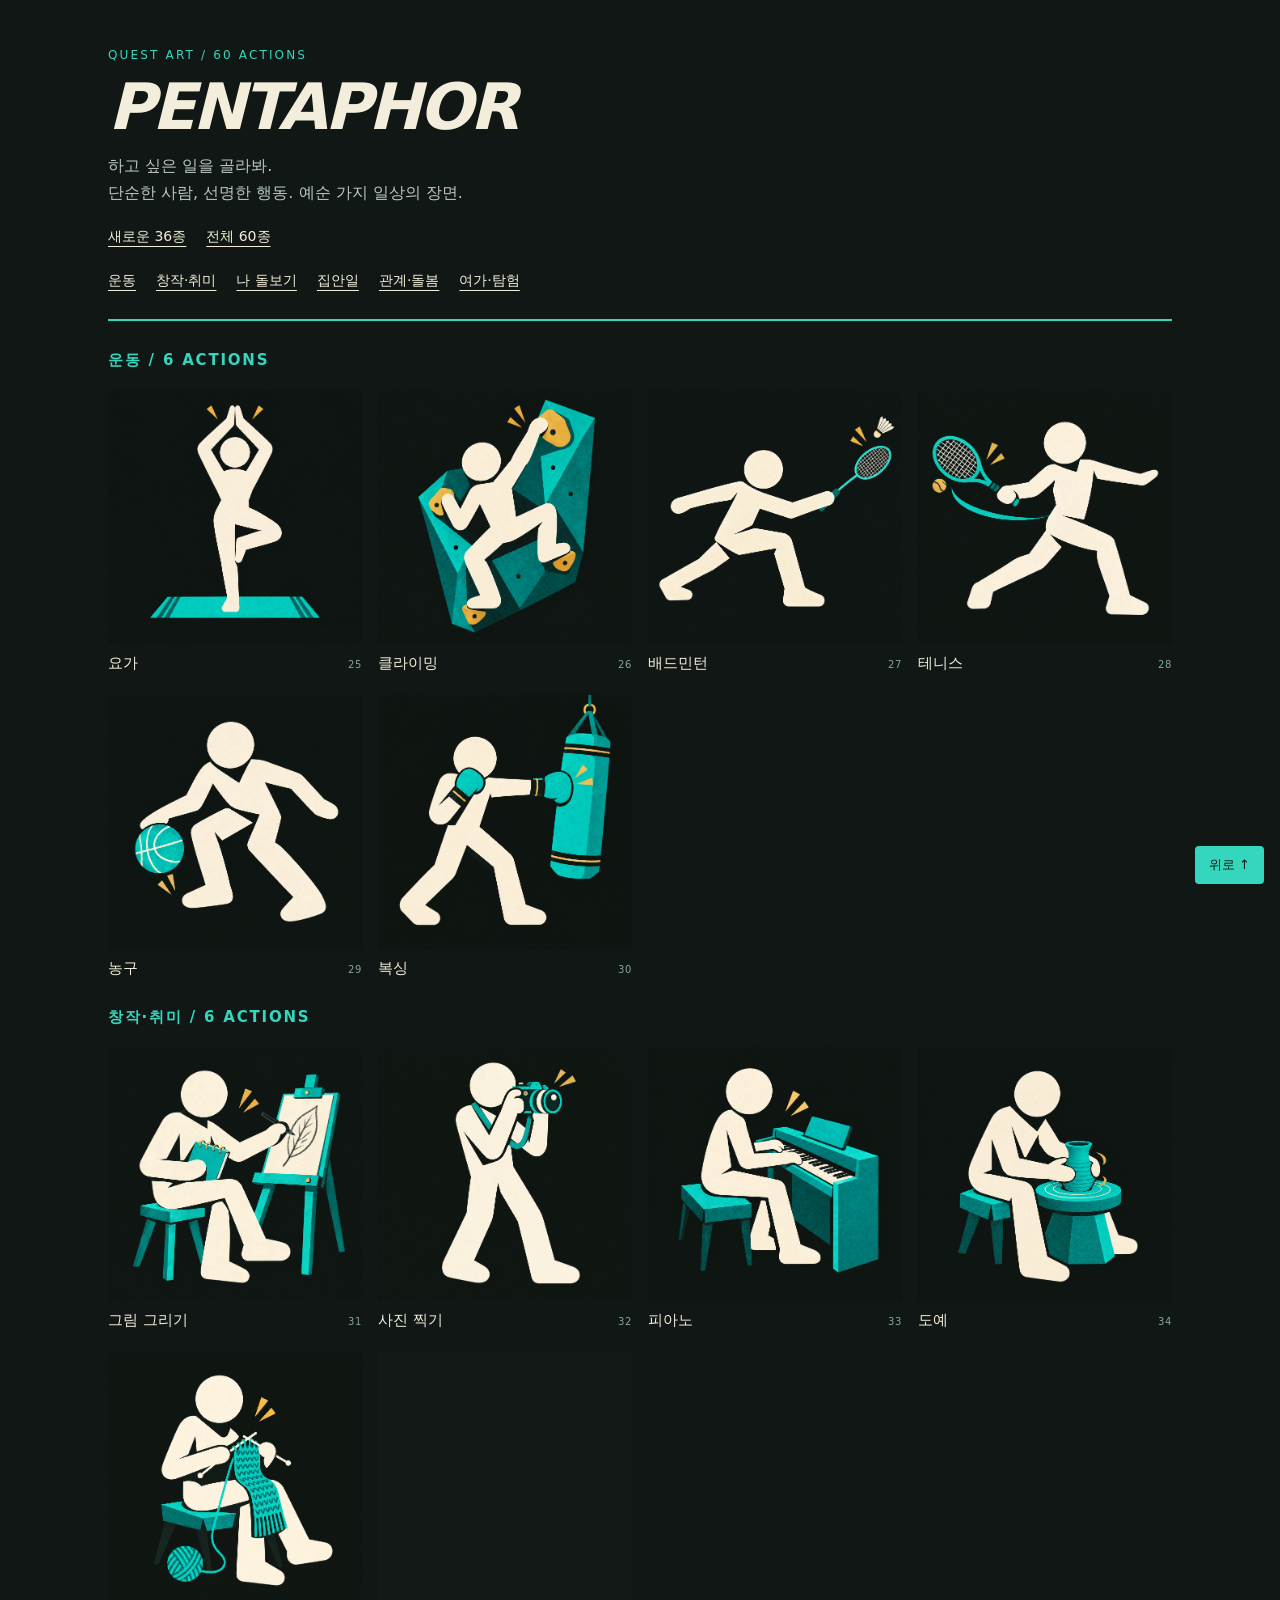
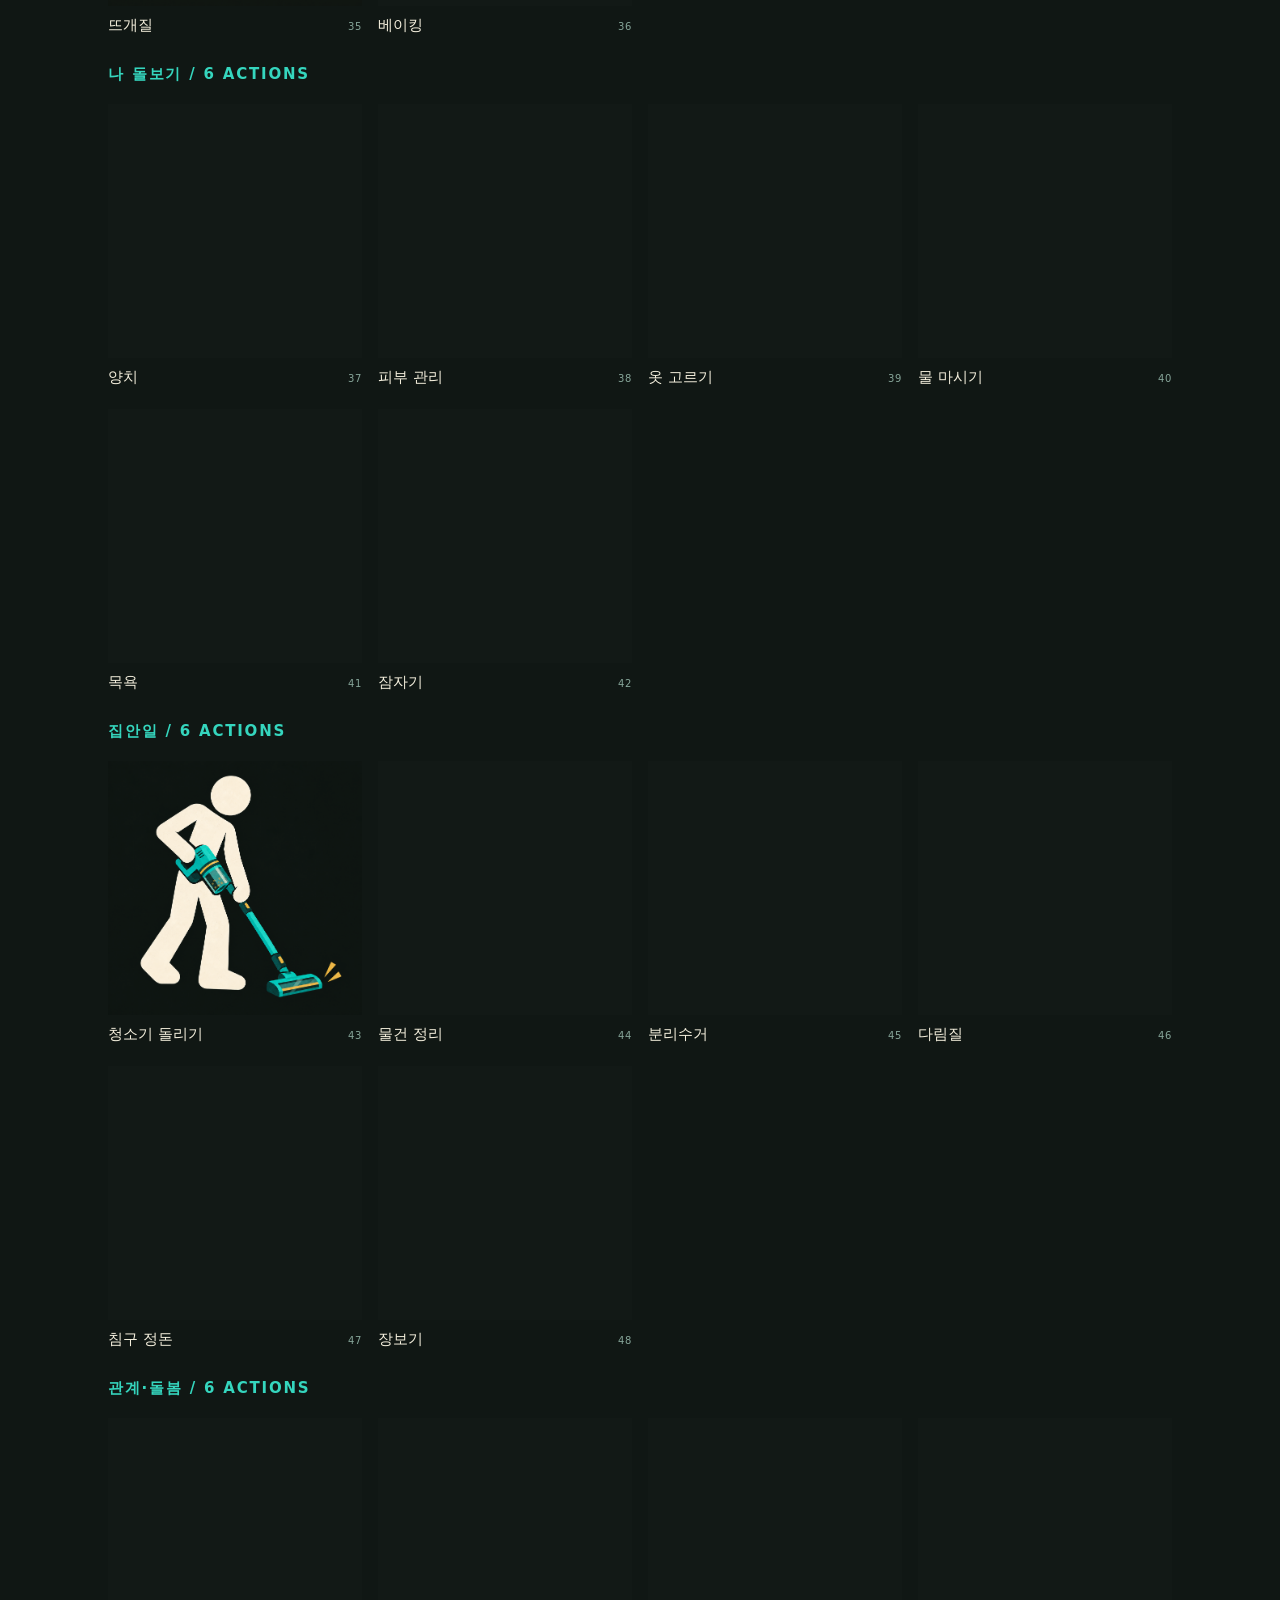
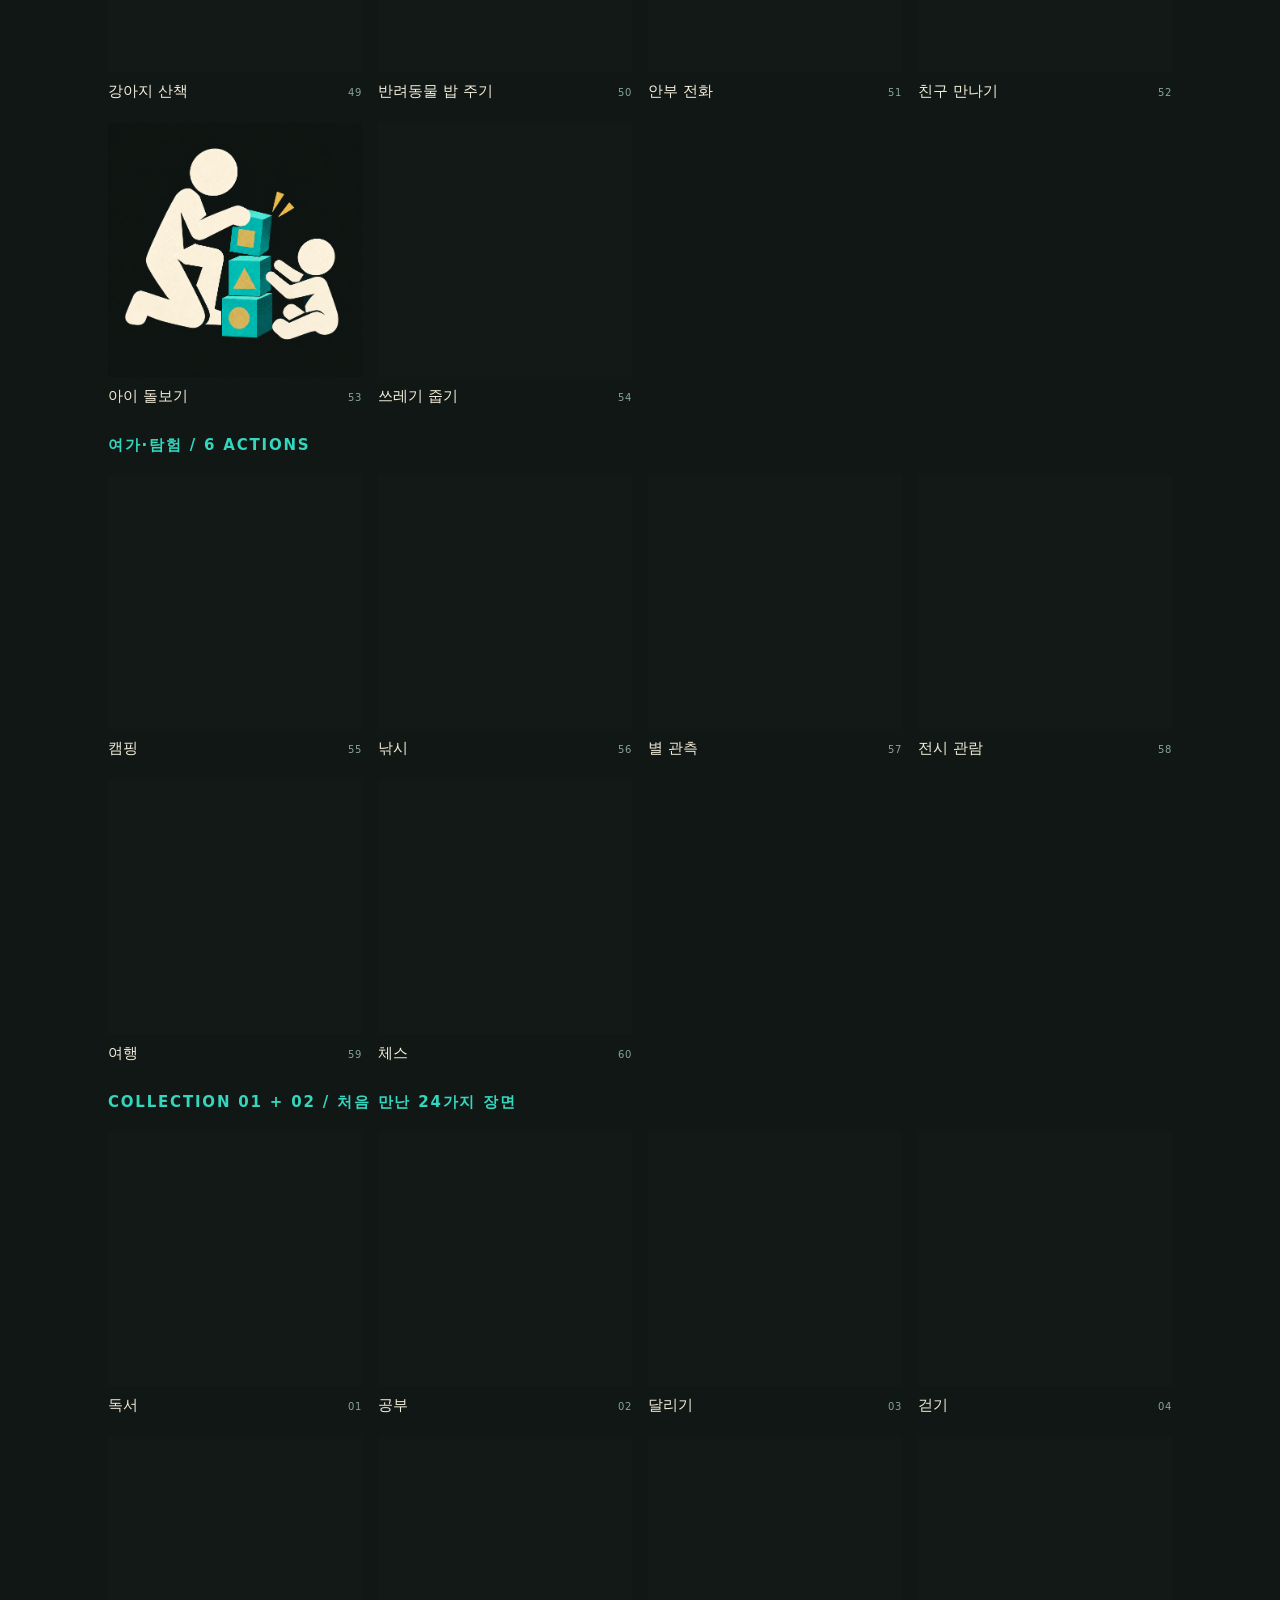
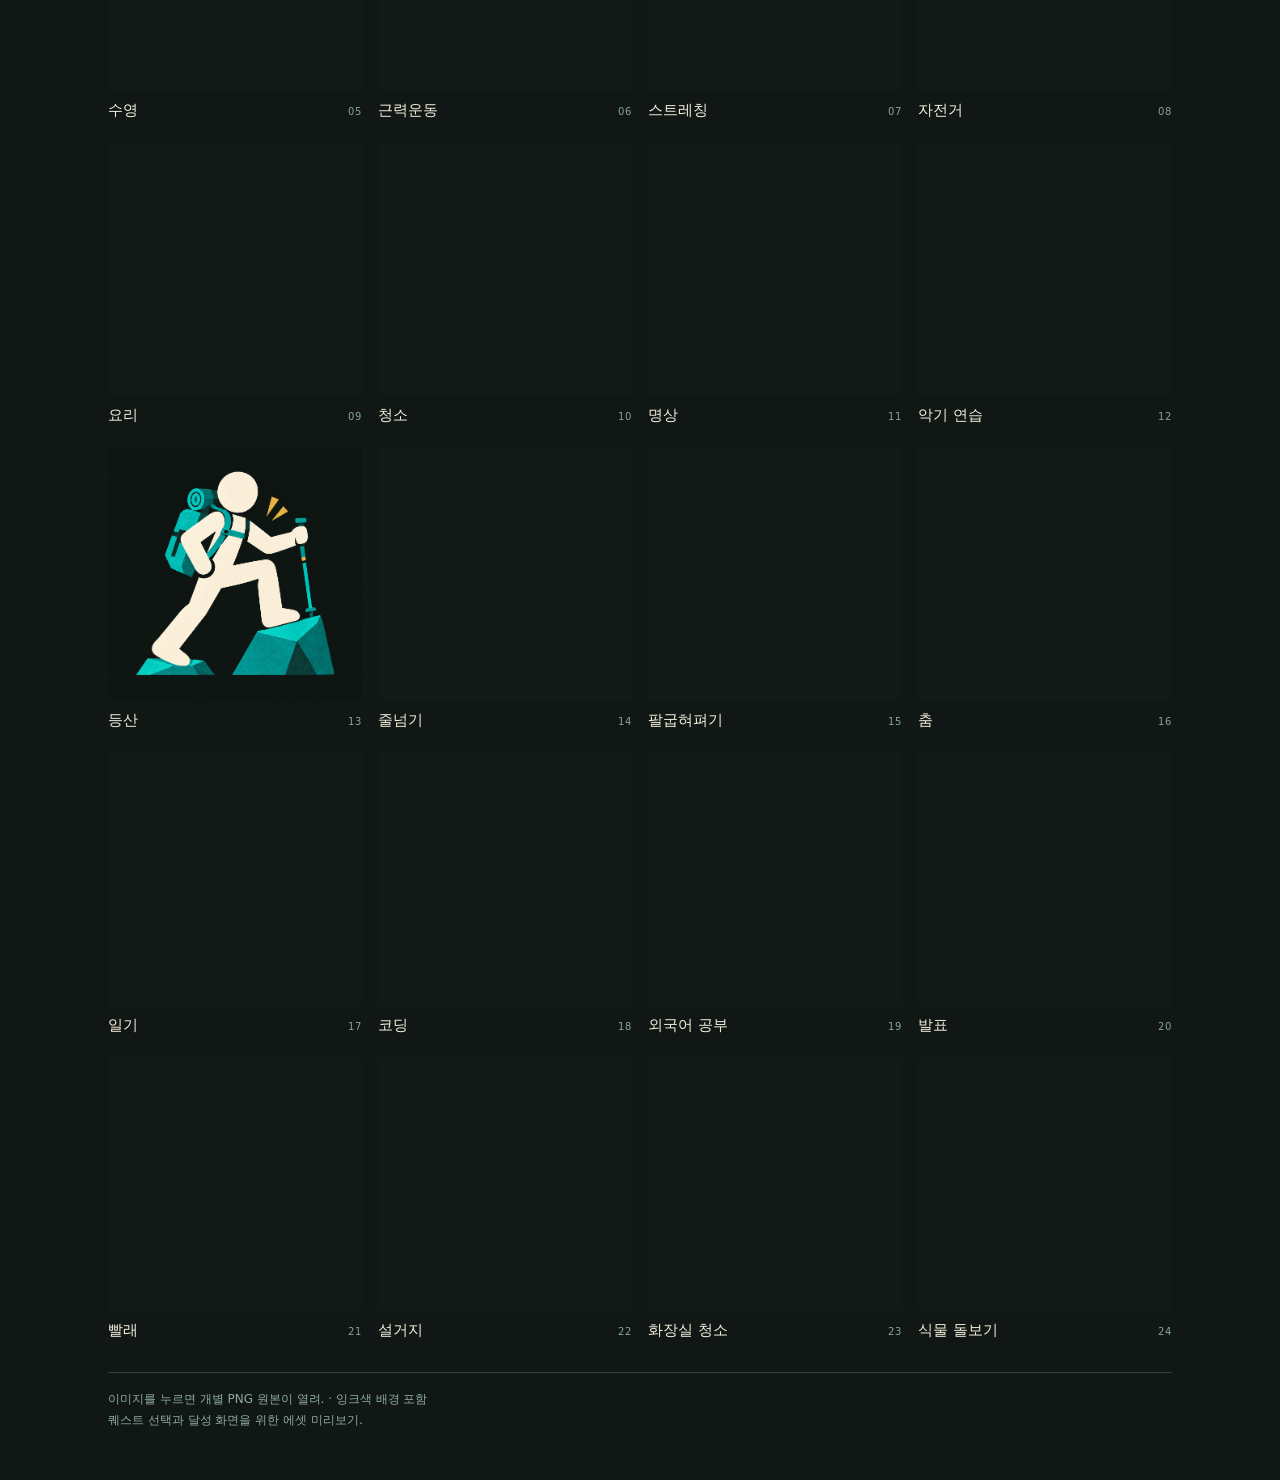
<file: assets/quest-art/index-v3.html>
<!doctype html><html lang="ko"><head><meta charset="utf-8"><meta name="viewport" content="width=device-width,initial-scale=1"><title>PENTAPHOR — 60 ACTIONS</title><style>
*{box-sizing:border-box}body{margin:0;background:#101714;color:#f3eedc;font-family:system-ui,-apple-system,sans-serif}main{max-width:1120px;margin:auto;padding:48px 28px}header{border-bottom:2px solid #35d6be;padding-bottom:26px;margin-bottom:24px}.eyebrow{font-size:12px;letter-spacing:.18em;color:#35d6be}h1{font-size:clamp(32px,6vw,64px);font-style:italic;letter-spacing:-.05em;margin:8px 0}p{color:#b8c8bf;line-height:1.7;margin:8px 0}.grid{display:grid;grid-template-columns:repeat(4,minmax(0,1fr));gap:22px 16px}figure{margin:0}a{color:inherit;text-decoration:none}img{width:100%;aspect-ratio:1;display:block;object-fit:contain;background:#121916}figcaption{display:flex;align-items:baseline;justify-content:space-between;padding-top:10px;font-size:15px}small{font-size:10px;color:#86a599;text-transform:uppercase;letter-spacing:.06em}a:focus-visible{outline:3px solid #35d6be;outline-offset:5px}footer{margin-top:32px;border-top:1px solid #31473b;padding-top:16px;color:#8fac9e;font-size:12px;line-height:1.8}@media(max-width:650px){main{padding:28px 18px}.grid{grid-template-columns:repeat(2,minmax(0,1fr))}figcaption{font-size:14px}}
h2{font-size:15px;letter-spacing:.12em;color:#35d6be;margin:30px 0 20px}nav{display:flex;gap:20px;margin:18px 0 0;font-size:14px}nav a{text-decoration:underline;text-underline-offset:5px}figcaption{gap:8px}small{flex-shrink:0}html{scroll-behavior:smooth}nav{flex-wrap:wrap;line-height:1.8}h2{scroll-margin-top:20px}section{margin-top:30px}.intro{max-width:640px}small{font-variant-numeric:tabular-nums}.jump{position:fixed;bottom:16px;right:16px;background:#35d6be;color:#121916;padding:10px 14px;font-size:13px;border-radius:4px}@media(prefers-reduced-motion:reduce){html{scroll-behavior:auto}}</style></head><body><main id="top"><header><div class="eyebrow">QUEST ART / 60 ACTIONS</div><h1>PENTAPHOR</h1><p class="intro">하고 싶은 일을 골라봐.<br>단순한 사람, 선명한 행동. 예순 가지 일상의 장면.</p><nav aria-label="컬렉션"><a href="collection-03.html">새로운 36종</a><a href="index-v3.html">전체 60종</a></nav><nav aria-label="활동 분류"><a href="#cat-0">운동</a><a href="#cat-1">창작·취미</a><a href="#cat-2">나 돌보기</a><a href="#cat-3">집안일</a><a href="#cat-4">관계·돌봄</a><a href="#cat-5">여가·탐험</a></nav></header><section aria-labelledby="cat-0"><h2 id="cat-0">운동 / 6 ACTIONS</h2><div class="grid"><figure><a href="yoga.png" target="_blank" rel="noopener"><img loading="lazy" decoding="async" src="yoga.png" alt="요가 활동 아트"><figcaption><span>요가</span><small>25</small></figcaption></a></figure><figure><a href="climbing.png" target="_blank" rel="noopener"><img loading="lazy" decoding="async" src="climbing.png" alt="클라이밍 활동 아트"><figcaption><span>클라이밍</span><small>26</small></figcaption></a></figure><figure><a href="badminton.png" target="_blank" rel="noopener"><img loading="lazy" decoding="async" src="badminton.png" alt="배드민턴 활동 아트"><figcaption><span>배드민턴</span><small>27</small></figcaption></a></figure><figure><a href="tennis.png" target="_blank" rel="noopener"><img loading="lazy" decoding="async" src="tennis.png" alt="테니스 활동 아트"><figcaption><span>테니스</span><small>28</small></figcaption></a></figure><figure><a href="basketball.png" target="_blank" rel="noopener"><img loading="lazy" decoding="async" src="basketball.png" alt="농구 활동 아트"><figcaption><span>농구</span><small>29</small></figcaption></a></figure><figure><a href="boxing.png" target="_blank" rel="noopener"><img loading="lazy" decoding="async" src="boxing.png" alt="복싱 활동 아트"><figcaption><span>복싱</span><small>30</small></figcaption></a></figure></div></section><section aria-labelledby="cat-1"><h2 id="cat-1">창작·취미 / 6 ACTIONS</h2><div class="grid"><figure><a href="drawing.png" target="_blank" rel="noopener"><img loading="lazy" decoding="async" src="drawing.png" alt="그림 그리기 활동 아트"><figcaption><span>그림 그리기</span><small>31</small></figcaption></a></figure><figure><a href="photography.png" target="_blank" rel="noopener"><img loading="lazy" decoding="async" src="photography.png" alt="사진 찍기 활동 아트"><figcaption><span>사진 찍기</span><small>32</small></figcaption></a></figure><figure><a href="piano.png" target="_blank" rel="noopener"><img loading="lazy" decoding="async" src="piano.png" alt="피아노 활동 아트"><figcaption><span>피아노</span><small>33</small></figcaption></a></figure><figure><a href="pottery.png" target="_blank" rel="noopener"><img loading="lazy" decoding="async" src="pottery.png" alt="도예 활동 아트"><figcaption><span>도예</span><small>34</small></figcaption></a></figure><figure><a href="knitting.png" target="_blank" rel="noopener"><img loading="lazy" decoding="async" src="knitting.png" alt="뜨개질 활동 아트"><figcaption><span>뜨개질</span><small>35</small></figcaption></a></figure><figure><a href="baking.png" target="_blank" rel="noopener"><img loading="lazy" decoding="async" src="baking.png" alt="베이킹 활동 아트"><figcaption><span>베이킹</span><small>36</small></figcaption></a></figure></div></section><section aria-labelledby="cat-2"><h2 id="cat-2">나 돌보기 / 6 ACTIONS</h2><div class="grid"><figure><a href="toothbrushing.png" target="_blank" rel="noopener"><img loading="lazy" decoding="async" src="toothbrushing.png" alt="양치 활동 아트"><figcaption><span>양치</span><small>37</small></figcaption></a></figure><figure><a href="skincare.png" target="_blank" rel="noopener"><img loading="lazy" decoding="async" src="skincare.png" alt="피부 관리 활동 아트"><figcaption><span>피부 관리</span><small>38</small></figcaption></a></figure><figure><a href="outfit.png" target="_blank" rel="noopener"><img loading="lazy" decoding="async" src="outfit.png" alt="옷 고르기 활동 아트"><figcaption><span>옷 고르기</span><small>39</small></figcaption></a></figure><figure><a href="hydration.png" target="_blank" rel="noopener"><img loading="lazy" decoding="async" src="hydration.png" alt="물 마시기 활동 아트"><figcaption><span>물 마시기</span><small>40</small></figcaption></a></figure><figure><a href="bathing.png" target="_blank" rel="noopener"><img loading="lazy" decoding="async" src="bathing.png" alt="목욕 활동 아트"><figcaption><span>목욕</span><small>41</small></figcaption></a></figure><figure><a href="sleeping.png" target="_blank" rel="noopener"><img loading="lazy" decoding="async" src="sleeping.png" alt="잠자기 활동 아트"><figcaption><span>잠자기</span><small>42</small></figcaption></a></figure></div></section><section aria-labelledby="cat-3"><h2 id="cat-3">집안일 / 6 ACTIONS</h2><div class="grid"><figure><a href="vacuuming.png" target="_blank" rel="noopener"><img loading="lazy" decoding="async" src="vacuuming.png" alt="청소기 돌리기 활동 아트"><figcaption><span>청소기 돌리기</span><small>43</small></figcaption></a></figure><figure><a href="organizing.png" target="_blank" rel="noopener"><img loading="lazy" decoding="async" src="organizing.png" alt="물건 정리 활동 아트"><figcaption><span>물건 정리</span><small>44</small></figcaption></a></figure><figure><a href="recycling.png" target="_blank" rel="noopener"><img loading="lazy" decoding="async" src="recycling.png" alt="분리수거 활동 아트"><figcaption><span>분리수거</span><small>45</small></figcaption></a></figure><figure><a href="ironing.png" target="_blank" rel="noopener"><img loading="lazy" decoding="async" src="ironing.png" alt="다림질 활동 아트"><figcaption><span>다림질</span><small>46</small></figcaption></a></figure><figure><a href="bed-making.png" target="_blank" rel="noopener"><img loading="lazy" decoding="async" src="bed-making.png" alt="침구 정돈 활동 아트"><figcaption><span>침구 정돈</span><small>47</small></figcaption></a></figure><figure><a href="groceries.png" target="_blank" rel="noopener"><img loading="lazy" decoding="async" src="groceries.png" alt="장보기 활동 아트"><figcaption><span>장보기</span><small>48</small></figcaption></a></figure></div></section><section aria-labelledby="cat-4"><h2 id="cat-4">관계·돌봄 / 6 ACTIONS</h2><div class="grid"><figure><a href="dog-walking.png" target="_blank" rel="noopener"><img loading="lazy" decoding="async" src="dog-walking.png" alt="강아지 산책 활동 아트"><figcaption><span>강아지 산책</span><small>49</small></figcaption></a></figure><figure><a href="pet-feeding.png" target="_blank" rel="noopener"><img loading="lazy" decoding="async" src="pet-feeding.png" alt="반려동물 밥 주기 활동 아트"><figcaption><span>반려동물 밥 주기</span><small>50</small></figcaption></a></figure><figure><a href="calling.png" target="_blank" rel="noopener"><img loading="lazy" decoding="async" src="calling.png" alt="안부 전화 활동 아트"><figcaption><span>안부 전화</span><small>51</small></figcaption></a></figure><figure><a href="meeting-friends.png" target="_blank" rel="noopener"><img loading="lazy" decoding="async" src="meeting-friends.png" alt="친구 만나기 활동 아트"><figcaption><span>친구 만나기</span><small>52</small></figcaption></a></figure><figure><a href="childcare.png" target="_blank" rel="noopener"><img loading="lazy" decoding="async" src="childcare.png" alt="아이 돌보기 활동 아트"><figcaption><span>아이 돌보기</span><small>53</small></figcaption></a></figure><figure><a href="litter-picking.png" target="_blank" rel="noopener"><img loading="lazy" decoding="async" src="litter-picking.png" alt="쓰레기 줍기 활동 아트"><figcaption><span>쓰레기 줍기</span><small>54</small></figcaption></a></figure></div></section><section aria-labelledby="cat-5"><h2 id="cat-5">여가·탐험 / 6 ACTIONS</h2><div class="grid"><figure><a href="camping.png" target="_blank" rel="noopener"><img loading="lazy" decoding="async" src="camping.png" alt="캠핑 활동 아트"><figcaption><span>캠핑</span><small>55</small></figcaption></a></figure><figure><a href="fishing.png" target="_blank" rel="noopener"><img loading="lazy" decoding="async" src="fishing.png" alt="낚시 활동 아트"><figcaption><span>낚시</span><small>56</small></figcaption></a></figure><figure><a href="stargazing.png" target="_blank" rel="noopener"><img loading="lazy" decoding="async" src="stargazing.png" alt="별 관측 활동 아트"><figcaption><span>별 관측</span><small>57</small></figcaption></a></figure><figure><a href="museum.png" target="_blank" rel="noopener"><img loading="lazy" decoding="async" src="museum.png" alt="전시 관람 활동 아트"><figcaption><span>전시 관람</span><small>58</small></figcaption></a></figure><figure><a href="travel.png" target="_blank" rel="noopener"><img loading="lazy" decoding="async" src="travel.png" alt="여행 활동 아트"><figcaption><span>여행</span><small>59</small></figcaption></a></figure><figure><a href="chess.png" target="_blank" rel="noopener"><img loading="lazy" decoding="async" src="chess.png" alt="체스 활동 아트"><figcaption><span>체스</span><small>60</small></figcaption></a></figure></div></section><section><h2>COLLECTION 01 + 02 / 처음 만난 24가지 장면</h2><div class="grid"><figure><a href="reading.png" target="_blank" rel="noopener"><img loading="lazy" decoding="async" src="reading.png" alt="독서 활동 아트"><figcaption><span>독서</span><small>01</small></figcaption></a></figure><figure><a href="studying.png" target="_blank" rel="noopener"><img loading="lazy" decoding="async" src="studying.png" alt="공부 활동 아트"><figcaption><span>공부</span><small>02</small></figcaption></a></figure><figure><a href="running.png" target="_blank" rel="noopener"><img loading="lazy" decoding="async" src="running.png" alt="달리기 활동 아트"><figcaption><span>달리기</span><small>03</small></figcaption></a></figure><figure><a href="walking.png" target="_blank" rel="noopener"><img loading="lazy" decoding="async" src="walking.png" alt="걷기 활동 아트"><figcaption><span>걷기</span><small>04</small></figcaption></a></figure><figure><a href="swimming.png" target="_blank" rel="noopener"><img loading="lazy" decoding="async" src="swimming.png" alt="수영 활동 아트"><figcaption><span>수영</span><small>05</small></figcaption></a></figure><figure><a href="strength.png" target="_blank" rel="noopener"><img loading="lazy" decoding="async" src="strength.png" alt="근력운동 활동 아트"><figcaption><span>근력운동</span><small>06</small></figcaption></a></figure><figure><a href="stretching.png" target="_blank" rel="noopener"><img loading="lazy" decoding="async" src="stretching.png" alt="스트레칭 활동 아트"><figcaption><span>스트레칭</span><small>07</small></figcaption></a></figure><figure><a href="cycling.png" target="_blank" rel="noopener"><img loading="lazy" decoding="async" src="cycling.png" alt="자전거 활동 아트"><figcaption><span>자전거</span><small>08</small></figcaption></a></figure><figure><a href="cooking.png" target="_blank" rel="noopener"><img loading="lazy" decoding="async" src="cooking.png" alt="요리 활동 아트"><figcaption><span>요리</span><small>09</small></figcaption></a></figure><figure><a href="cleaning.png" target="_blank" rel="noopener"><img loading="lazy" decoding="async" src="cleaning.png" alt="청소 활동 아트"><figcaption><span>청소</span><small>10</small></figcaption></a></figure><figure><a href="meditation.png" target="_blank" rel="noopener"><img loading="lazy" decoding="async" src="meditation.png" alt="명상 활동 아트"><figcaption><span>명상</span><small>11</small></figcaption></a></figure><figure><a href="music.png" target="_blank" rel="noopener"><img loading="lazy" decoding="async" src="music.png" alt="악기 연습 활동 아트"><figcaption><span>악기 연습</span><small>12</small></figcaption></a></figure><figure><a href="hiking.png" target="_blank" rel="noopener"><img loading="lazy" decoding="async" src="hiking.png" alt="등산 활동 아트"><figcaption><span>등산</span><small>13</small></figcaption></a></figure><figure><a href="jump-rope.png" target="_blank" rel="noopener"><img loading="lazy" decoding="async" src="jump-rope.png" alt="줄넘기 활동 아트"><figcaption><span>줄넘기</span><small>14</small></figcaption></a></figure><figure><a href="push-ups.png" target="_blank" rel="noopener"><img loading="lazy" decoding="async" src="push-ups.png" alt="팔굽혀펴기 활동 아트"><figcaption><span>팔굽혀펴기</span><small>15</small></figcaption></a></figure><figure><a href="dancing.png" target="_blank" rel="noopener"><img loading="lazy" decoding="async" src="dancing.png" alt="춤 활동 아트"><figcaption><span>춤</span><small>16</small></figcaption></a></figure><figure><a href="journaling.png" target="_blank" rel="noopener"><img loading="lazy" decoding="async" src="journaling.png" alt="일기 활동 아트"><figcaption><span>일기</span><small>17</small></figcaption></a></figure><figure><a href="coding.png" target="_blank" rel="noopener"><img loading="lazy" decoding="async" src="coding.png" alt="코딩 활동 아트"><figcaption><span>코딩</span><small>18</small></figcaption></a></figure><figure><a href="language-practice.png" target="_blank" rel="noopener"><img loading="lazy" decoding="async" src="language-practice.png" alt="외국어 공부 활동 아트"><figcaption><span>외국어 공부</span><small>19</small></figcaption></a></figure><figure><a href="public-speaking.png" target="_blank" rel="noopener"><img loading="lazy" decoding="async" src="public-speaking.png" alt="발표 활동 아트"><figcaption><span>발표</span><small>20</small></figcaption></a></figure><figure><a href="laundry.png" target="_blank" rel="noopener"><img loading="lazy" decoding="async" src="laundry.png" alt="빨래 활동 아트"><figcaption><span>빨래</span><small>21</small></figcaption></a></figure><figure><a href="dishwashing.png" target="_blank" rel="noopener"><img loading="lazy" decoding="async" src="dishwashing.png" alt="설거지 활동 아트"><figcaption><span>설거지</span><small>22</small></figcaption></a></figure><figure><a href="bathroom-cleaning.png" target="_blank" rel="noopener"><img loading="lazy" decoding="async" src="bathroom-cleaning.png" alt="화장실 청소 활동 아트"><figcaption><span>화장실 청소</span><small>23</small></figcaption></a></figure><figure><a href="plant-care.png" target="_blank" rel="noopener"><img loading="lazy" decoding="async" src="plant-care.png" alt="식물 돌보기 활동 아트"><figcaption><span>식물 돌보기</span><small>24</small></figcaption></a></figure></div></section><footer>이미지를 누르면 개별 PNG 원본이 열려. · 잉크색 배경 포함<br>퀘스트 선택과 달성 화면을 위한 에셋 미리보기.</footer><a class="jump" href="#top">위로 ↑</a></main></body></html>
</file>
<file: design/quest-flow.css>
@import url('https://fonts.googleapis.com/css2?family=Barlow+Condensed:wght@500;600;700;800;900&family=Noto+Sans+KR:wght@400;500;600;700;800;900&display=swap');
:root{color-scheme:light;--ink:#14201c;--paper:#f0eddf;--teal:#087e79;--bright:#35d6be;--gold:#e4bc65;--muted:#5b6b61;--line:#17232126}
*{box-sizing:border-box}body{margin:0;background:#deddd4;color:var(--ink);font-family:'Noto Sans KR',sans-serif}button,input{font:inherit}button{cursor:pointer;-webkit-tap-highlight-color:transparent}button:disabled{cursor:default;opacity:.3}button:focus-visible,input:focus-visible{outline:3px solid #b07713;outline-offset:3px}[hidden]{display:none!important}button{color:inherit}input{min-width:0;color:inherit}p,h1,h2,h3{margin:0}img{display:block;max-width:100%}.sr-only{position:absolute;width:1px;height:1px;overflow:hidden;clip-path:inset(50%)}
#pentaphor{max-width:1120px;margin:auto;padding:38px 32px 24px}.studio-head{display:flex;justify-content:space-between;align-items:end;gap:20px;margin-bottom:32px;border-bottom:1px solid #14201c30;padding-bottom:22px}.eyebrow{font-family:'Barlow Condensed',sans-serif;font-size:11px;font-weight:600;letter-spacing:1.8px}.studio-head h1{font-size:26px;letter-spacing:-1.2px;margin-top:8px}.studio-note{text-align:right;font-size:11px;line-height:1.8;color:var(--muted)}.screens{display:grid;grid-template-columns:repeat(2,minmax(0,410px));justify-content:center;gap:60px;align-items:start}.screen-column{min-width:0}.screen-label{display:flex;justify-content:space-between;align-items:center;gap:12px;font-size:11px;margin-bottom:12px;font-weight:600;letter-spacing:.7px;height:24px}.screen-label>span:first-child{font-family:'Barlow Condensed',sans-serif;letter-spacing:1.8px}.preview-replay{border:0;background:none;font-size:11px;padding:4px 0;text-decoration:underline;text-underline-offset:4px}.phone{background:var(--paper);border:1px solid #14201c26;box-shadow:0 18px 36px #15251c15;border-radius:18px;overflow:hidden;isolation:isolate}.status{display:flex;justify-content:space-between;align-items:center;padding:13px 22px 9px;font-size:11px;font-weight:700;background:var(--ink);color:var(--paper)}.brandbar{display:flex;justify-content:space-between;align-items:center;gap:8px;padding:15px 22px;border-bottom:1px solid var(--line)}.wordmark{font-family:'Barlow Condensed',sans-serif;font-size:22px;font-weight:800;letter-spacing:.3px;white-space:nowrap;font-style:italic}.brand-mark{display:inline-grid;place-items:center;width:24px;height:27px;background:var(--teal);clip-path:polygon(50% 0,100% 35%,80% 100%,17% 89%,0 30%);color:var(--paper);font-size:20px;margin-right:3px}.edition{font-family:'Barlow Condensed',sans-serif;letter-spacing:.9px;font-size:10px;white-space:nowrap}.page-heading{padding:18px 24px 16px}.text-button{display:block;border:0;background:none;padding:0 0 12px;min-height:32px;font-size:12px}.page-heading>.eyebrow{color:var(--teal)}.page-heading h2{font-size:28px;letter-spacing:-1.6px;font-weight:900;margin-top:3px;line-height:1.3}.art-card{width:calc(100% - 48px);margin:0 24px;position:relative;height:200px;overflow:hidden;text-align:left;border:0;padding:0;background:#0e1713;color:var(--paper);clip-path:polygon(0 0,100% 0,100% 91%,95% 100%,0 100%)}.art-card img{position:absolute;right:0;top:0;width:200px;height:200px;object-fit:contain;transition:transform .3s;mask-image:linear-gradient(to right,transparent,#000 12%)}.art-card:hover img{transform:translateY(-3px) rotate(-2deg)}.art-caption{position:relative;z-index:1;padding:20px 0 0 16px;max-width:150px;pointer-events:none}.art-caption .eyebrow{font-size:10px;color:var(--bright);letter-spacing:1.2px}.art-caption strong{display:block;font-size:20px;font-weight:800;margin-top:7px;max-width:112px;word-break:keep-all;line-height:1.35}.art-change{display:inline-flex;align-items:center;gap:13px;border-bottom:1px solid #f0eddf70;padding-bottom:5px;font-size:11px;margin-top:25px}.art-change b{color:var(--bright);font-size:17px}.form-body{padding:17px 24px 8px}.field-label{display:flex;justify-content:space-between;font-size:11px;font-weight:700}.field-label span{font-weight:400;color:var(--muted)}.name-input{width:100%;background:none;border:0;border-bottom:2px solid var(--ink);border-radius:0;padding:7px 0 10px;font-size:22px;font-weight:800;letter-spacing:-.7px}.section-title{display:flex;justify-content:space-between;align-items:baseline;gap:8px;margin:19px 0 10px}.section-title h3{font-size:15px;font-weight:800;letter-spacing:-.5px}.section-title>span{font-size:10px;color:var(--muted)}.frequency{display:grid;grid-template-columns:1fr 92px;gap:14px}.period-switch{display:grid;grid-template-columns:1fr 1fr;background:#14201c09;padding:3px}.period-switch button{border:0;background:none;min-height:40px;font-size:13px}.period-switch button[aria-pressed=true]{background:var(--teal);color:var(--paper);font-weight:700}.target{display:flex;align-items:center;justify-content:center;border-bottom:1px solid var(--ink);gap:8px}.target input{width:52px;border:0;background:none;text-align:center;font-family:'Barlow Condensed',sans-serif;font-size:27px;font-weight:600}.target span{font-size:13px}.period-note{font-size:10px;color:var(--muted);margin-top:8px;line-height:1.6}.growth-title{margin-top:18px;margin-bottom:2px;padding-bottom:9px;border-bottom:1px solid var(--ink)}.section-title .point-budget{color:var(--teal);font-family:'Barlow Condensed',sans-serif;font-size:16px;font-weight:700}.allocation{display:flex;justify-content:space-between;align-items:center;border-bottom:1px solid var(--line);min-height:43px;font-size:12px}.allocation-label{display:flex;align-items:center;gap:8px}.stat-dot{width:5px;height:5px;background:#14201c45;transform:rotate(45deg)}.allocation.is-active .stat-dot{background:var(--teal)}.allocation.is-active .allocation-label{color:var(--teal);font-weight:700}.stepper{display:flex;gap:10px;align-items:center}.stepper button{width:35px;height:35px;border:0;background:transparent;font-size:19px}.stepper output{font-family:'Barlow Condensed',sans-serif;font-size:23px;text-align:center;width:16px;font-weight:600}.helper{font-size:10px;line-height:1.8;color:var(--muted);margin-top:10px}.primary{display:flex;align-items:center;justify-content:space-between;gap:10px;width:100%;background:var(--ink);color:var(--paper);border:0;padding:15px 17px;margin-top:17px;font-size:14px;font-weight:800;clip-path:polygon(2% 0,100% 0,98% 100%,0 100%)}.primary b{font-size:21px;line-height:1;color:var(--bright)}.error{font-size:11px;color:#a72d1e;min-height:12px;margin:7px 0 0}.home-indicator{width:108px;height:4px;border-radius:8px;background:currentColor;opacity:.65;margin:12px auto 9px}.library-body,.list-body{padding:0 24px 20px}.search{display:flex;align-items:center;gap:8px;border-bottom:2px solid var(--ink);padding:8px 0}.search span{font-size:24px}.search input{border:0;width:100%;background:none;font-size:16px;padding:4px 0}.categories{display:flex;gap:6px;flex-wrap:wrap;margin:16px 0 12px}.categories button{border:1px solid #14201c35;background:transparent;padding:8px 9px;font-size:11px}.categories button[aria-pressed=true]{background:var(--teal);color:var(--paper);border-color:var(--teal)}.library-count{font-size:11px;color:var(--muted);margin-bottom:10px}.art-grid{display:grid;grid-template-columns:repeat(3,minmax(0,1fr));gap:9px}.art-option{padding:0;border:0;background:none;text-align:left;min-width:0;position:relative}.art-option img{width:100%;height:auto;aspect-ratio:1;object-fit:contain;background:#101813}.art-option[aria-pressed=true] img{outline:3px solid var(--teal);outline-offset:-3px}.art-option[aria-pressed=true]:after{content:'✓';position:absolute;right:0;top:0;display:grid;place-items:center;background:var(--teal);color:var(--paper);width:23px;height:23px;font-size:13px}.more{border:1px solid var(--line);background:transparent;padding:12px;width:100%;font-size:12px;margin-top:20px}.empty{grid-column:1/-1;color:var(--muted);font-size:13px;padding:36px 0;text-align:center}.list-tabs{display:flex;gap:24px;border-bottom:1px solid var(--line)}.list-tabs button{border:0;background:none;padding:12px 0;font-size:12px;border-bottom:2px solid transparent}.list-tabs button[aria-pressed=true]{color:var(--teal);border-bottom-color:var(--teal);font-weight:700}.quest-row{display:grid;grid-template-columns:60px 1fr 42px;gap:11px;align-items:center;border-bottom:1px solid var(--line);padding:17px 0}.quest-row img{width:60px;height:60px;object-fit:contain}.quest-row h3{font-size:14px;letter-spacing:-.5px;overflow-wrap:anywhere}.quest-row p{font-size:10px;color:var(--muted);margin:4px 0}.quest-row strong{font-family:'Barlow Condensed',sans-serif;font-size:17px;color:var(--teal)}.complete-button{width:42px;height:44px;border:1px solid var(--ink);background:transparent;font-size:22px}.list-toast{font-size:12px;color:var(--teal);line-height:1.8;margin-top:12px}
.reward-phone{background:var(--ink);color:var(--paper)}.reward-phone .brandbar{border-bottom-color:#f0eddf26}.reward-phone .brand-mark{background:var(--bright);color:var(--ink)}.reward-art-stage{position:relative;height:262px;overflow:hidden;background:#0e1713}.reward-art-stage>.eyebrow{position:absolute;z-index:2;top:17px;left:23px;color:#b9c9bd;font-size:10px;letter-spacing:1.8px}.reward-art-stage img{position:absolute;width:258px;height:258px;right:-2px;top:9px;object-fit:contain;mask-image:linear-gradient(to right,transparent,#000 12%)}.done{position:absolute;left:24px;top:91px;z-index:2;font-family:'Barlow Condensed',sans-serif;font-weight:900;font-size:69px;line-height:.81;letter-spacing:-1.4px;transform:rotate(-8deg);text-shadow:3px 4px 0 var(--teal)}.done span{color:var(--bright)}.complete-stamp{position:absolute;bottom:13px;right:21px;background:var(--paper);color:var(--ink);padding:5px 11px;font-size:11px;font-weight:800;transform:rotate(-5deg)}.result-heading{padding:17px 24px 0}.result-heading .eyebrow{font-size:10px;color:var(--bright);letter-spacing:1.4px}.result-heading h2{font-size:25px;font-weight:800;letter-spacing:-1.1px;margin-top:5px;overflow-wrap:anywhere}.result-heading>p:last-child{font-size:11px;color:#b6c9bd;line-height:1.7;margin-top:5px}.reward-chips{display:flex;gap:8px;flex-wrap:wrap;margin:13px 24px 0}.reward-chip{display:flex;justify-content:space-between;align-items:center;gap:12px;flex:1;padding:7px 12px;background:var(--paper);color:var(--ink);transform:skew(-4deg)}.reward-chip span{font-size:12px;font-weight:800}.reward-chip strong{font-family:'Barlow Condensed',sans-serif;font-size:27px;line-height:1;font-weight:700}.reward-chip:last-child{background:var(--bright)}.pa-growth-stage{margin:5px 20px 0}.pa-growth-radar{display:block;width:100%;height:auto;max-height:238px;overflow:visible}.pa-growth-grid{fill:none;stroke:var(--paper);stroke-width:.7;opacity:.18}.pa-growth-old{fill:none;stroke:var(--paper);stroke-width:1.2;stroke-dasharray:3 4;opacity:.5}.pa-growth-shape{fill:var(--teal);fill-opacity:.5;stroke:var(--bright);stroke-width:2.2}.pa-growth-edge{fill:none;stroke:var(--gold);stroke-width:3;stroke-linecap:round;opacity:0}.pa-growth-point{fill:var(--paper)}.pa-growth-point.changed{fill:var(--gold)}.pa-growth-ring{fill:none;stroke:var(--gold);stroke-width:1.5;opacity:0}.pa-growth-radar text{fill:var(--paper);font-family:'Noto Sans KR',sans-serif;font-size:14px;font-weight:600}.pa-growth-radar .changed{fill:var(--gold)}.pa-growth-radar .pa-growth-delta{font-family:'Barlow Condensed',sans-serif;font-size:26px;font-weight:800;fill:var(--gold);paint-order:stroke;stroke:var(--ink);stroke-width:5px;stroke-linejoin:round}.pa-growth-key{display:flex;justify-content:space-between;gap:10px;font-size:10px;color:#b4c9bd;padding:0 4px}.pa-growth-key strong{color:var(--gold);font-weight:600}.result-bottom{padding:16px 24px 7px}.goal-line{display:flex;align-items:center;justify-content:space-between;border-top:1px solid #f0eddf25;padding-top:13px}.goal-line>span{font-size:12px}.goal-line strong{font-family:'Barlow Condensed',sans-serif;font-size:26px;line-height:1}.goal-line small{font-family:'Noto Sans KR',sans-serif;font-size:11px;font-weight:400;color:#b4c9bd}.goal-track{height:5px;background:#f0eddf20;margin-top:10px;transform:skew(-15deg);overflow:hidden}.goal-track span{display:block;height:100%;background:var(--bright);transition:width .7s}.goal-note{font-size:10px;color:#b4c9bd;margin-top:8px}.reward-phone .primary{background:var(--paper);color:var(--ink);margin-top:16px}.reward-phone .primary b{color:var(--teal)}.undo{display:block;margin:8px auto 0;border:0;background:none;font-size:11px;padding:8px;text-decoration:underline;text-underline-offset:3px;color:#b4c9bd}.streak{margin-top:13px;padding:12px 13px;background:#e4bc6515;border-left:2px solid var(--gold)}.streak>span{font-family:'Barlow Condensed',sans-serif;font-size:10px;letter-spacing:1.5px;color:var(--gold)}.streak strong{display:flex;justify-content:space-between;font-size:13px;margin-top:5px}.streak strong b{color:var(--gold)}.streak p{font-size:10px;line-height:1.8;margin-top:6px;color:#b4c9bd}.preview-note{font-size:11px;color:var(--muted);line-height:1.8;margin-top:12px;text-align:center}.studio-footer{display:flex;justify-content:space-between;gap:14px;flex-wrap:wrap;border-top:1px solid #14201c30;margin-top:34px;padding-top:17px;font-size:10px;color:var(--muted)}
.celebrate .reward-art-stage img{animation:art-enter .6s cubic-bezier(.18,.85,.25,1.12) both}.celebrate .done{animation:title-enter .48s .1s both}.celebrate .complete-stamp{animation:stamp-enter .35s .38s both}.celebrate .reward-chip{animation:chip-enter .35s .48s both}.celebrate .reward-chip:nth-child(2){animation-delay:.6s}@keyframes art-enter{from{opacity:0;translate:38px 15px;rotate:5deg}to{opacity:1;translate:0 0;rotate:0deg}}@keyframes title-enter{from{opacity:0;translate:-40px 10px}to{opacity:1;translate:0 0}}@keyframes stamp-enter{from{opacity:0;scale:1.6}to{opacity:1;scale:1}}@keyframes chip-enter{from{opacity:0;translate:25px 0}to{opacity:1;translate:0 0}}
@media(max-width:900px){.screens{gap:28px}.studio-head h1{font-size:23px}#pentaphor{padding:28px 22px}.brandbar{padding-left:20px;padding-right:20px}.wordmark{font-size:21px}.edition{font-size:9px}.art-card img{right:0;width:200px;height:200px;top:0}.art-caption{max-width:133px}.art-caption .eyebrow{font-size:9px}.art-caption strong{font-size:18px}.reward-art-stage img{right:-25px}}
@media(max-width:720px){#pentaphor{padding:23px 16px}.studio-head{align-items:start;margin-bottom:22px}.studio-head h1{font-size:20px;line-height:1.5}.studio-note{display:none}.screens{grid-template-columns:minmax(0,410px);gap:32px}.studio-footer{line-height:1.8}.reward-art-stage img{right:-2px}.art-card img{right:0;width:200px;height:200px;top:0}}
@media(max-width:370px){#pentaphor{padding-left:10px;padding-right:10px}.brandbar{padding:12px 16px}.wordmark{font-size:20px}.edition{font-size:8px}.page-heading{padding-left:18px;padding-right:18px}.art-card{margin-left:18px;margin-right:18px;width:calc(100% - 36px);height:180px}.art-card img{right:0;width:180px;height:180px;top:0}.art-caption{padding-left:13px}.art-caption strong{max-width:95px;font-size:18px}.art-caption .eyebrow{font-size:8px}.form-body,.library-body,.list-body{padding-left:18px;padding-right:18px}.reward-art-stage img{right:0;width:225px;height:225px;top:30px}.done{left:18px;font-size:63px}.section-title>span{font-size:9px}.reward-art-stage>.eyebrow{left:18px}.result-heading,.result-bottom{padding-left:18px;padding-right:18px}.reward-chips{margin-left:18px;margin-right:18px}.pa-growth-stage{margin-left:12px;margin-right:12px}.pa-growth-key{font-size:9px}}
@media(pointer:coarse){.stepper button,.categories button,.text-button,.preview-replay,.undo{min-height:44px;min-width:44px}.allocation{min-height:49px}.period-switch button{min-height:44px}}
@media(prefers-reduced-motion:reduce){*,*:before,*:after{animation:none!important;transition:none!important;scroll-behavior:auto!important}}
</file>
